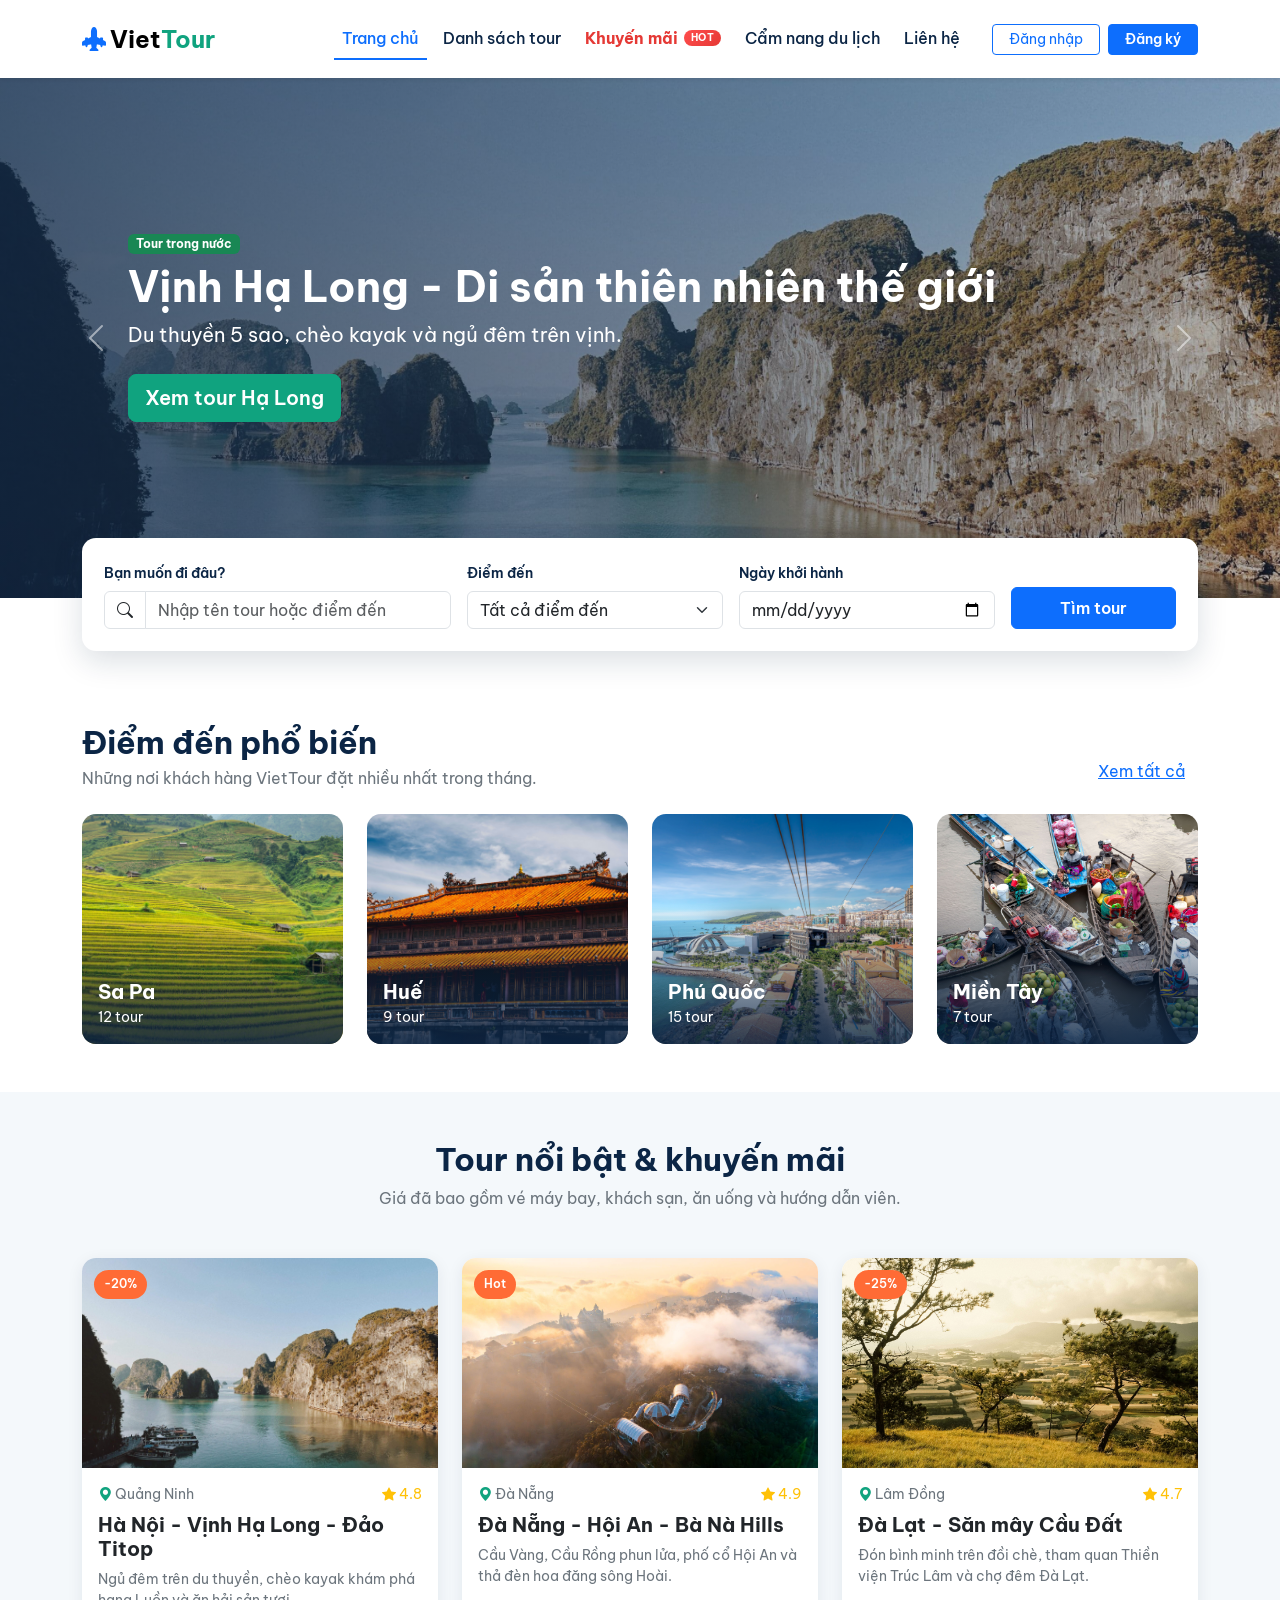
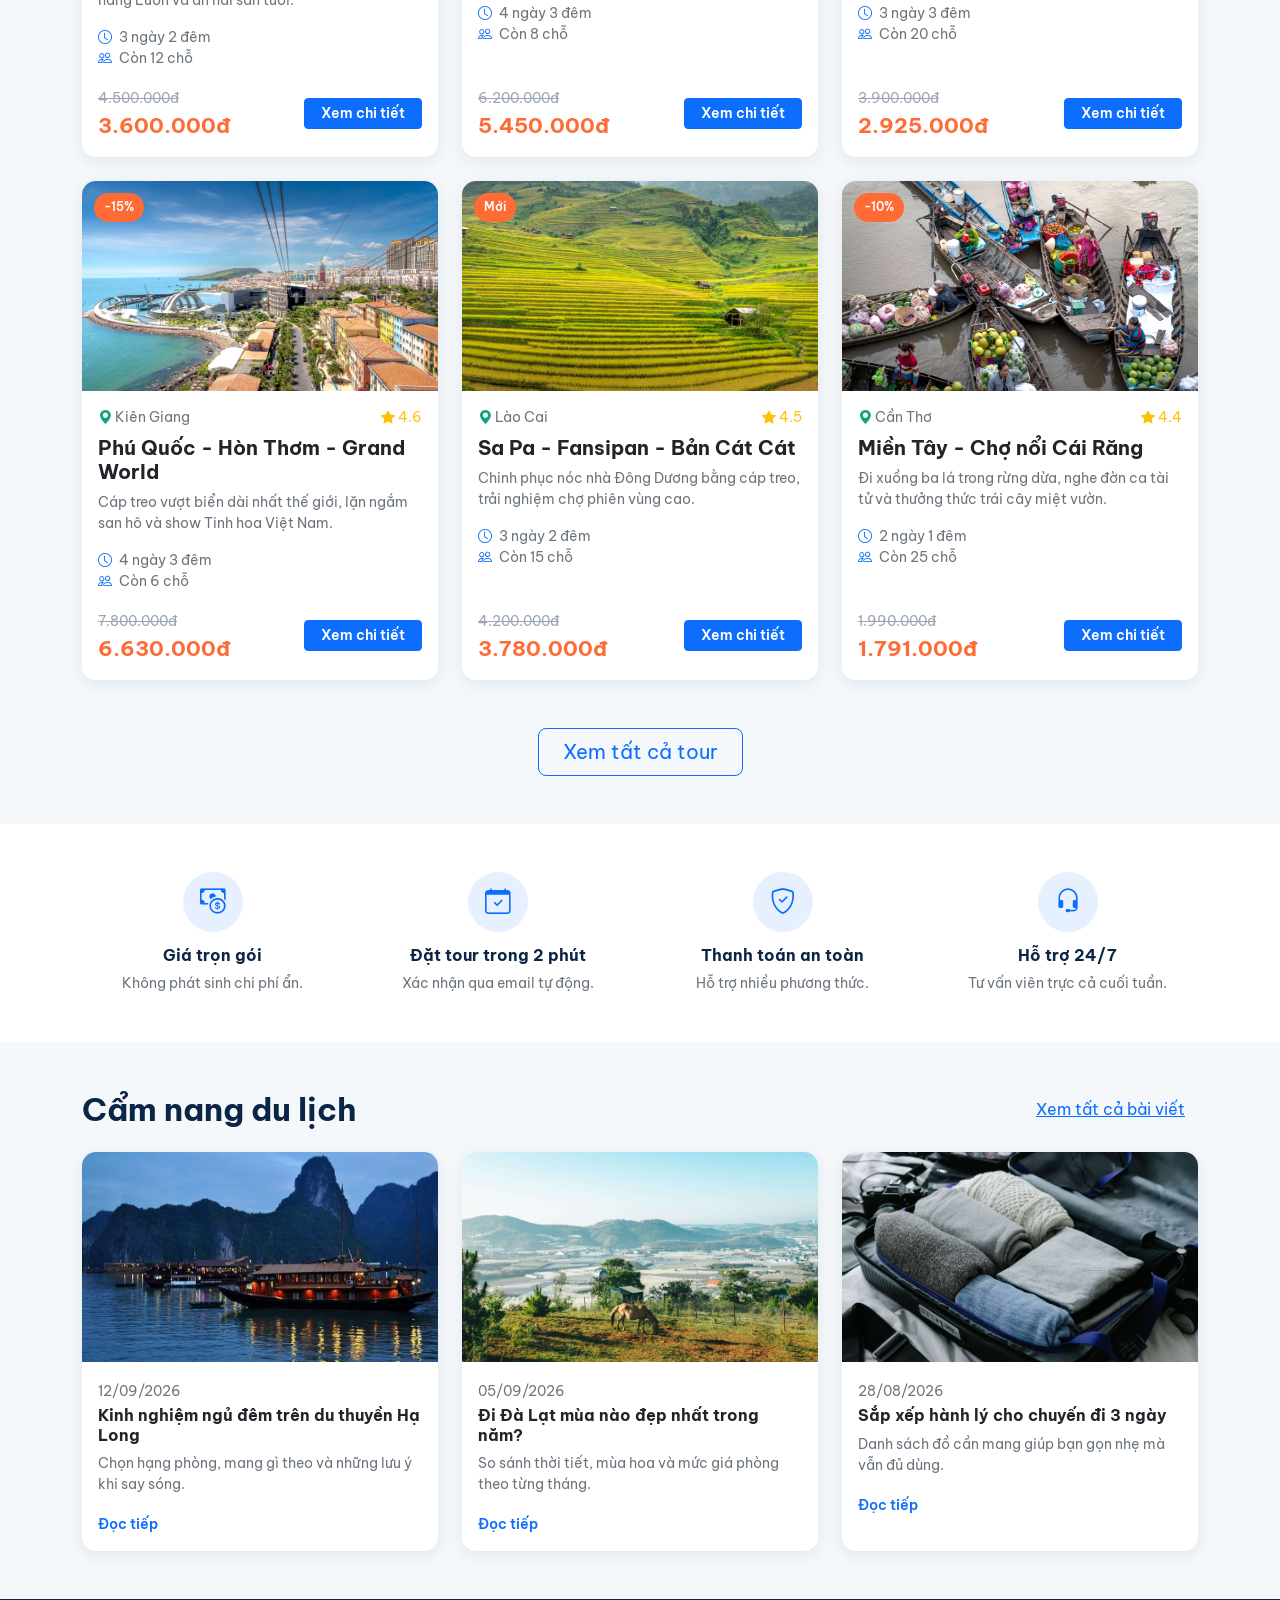
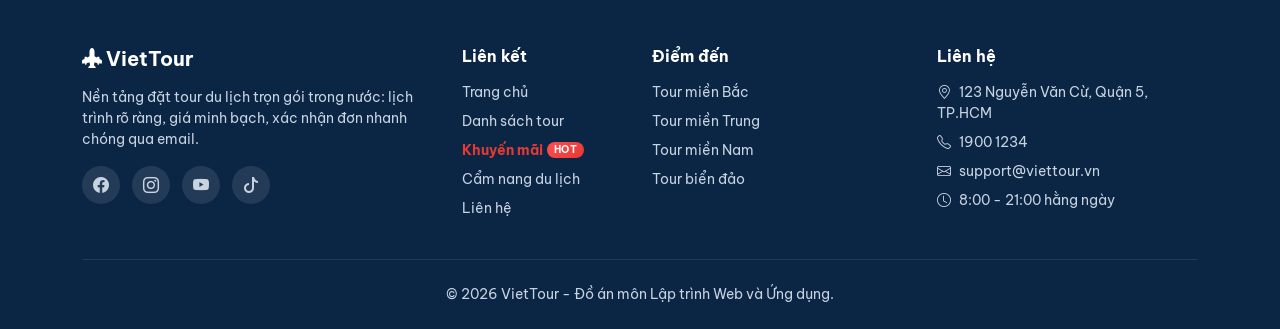
<file: index.html>
<!DOCTYPE html>
<html lang="vi">
<head>
  <meta charset="UTF-8">
  <meta name="viewport" content="width=device-width, initial-scale=1.0">
  <meta name="description" content="VietTour - Đặt tour du lịch trọn gói trong nước, lịch trình rõ ràng, giá minh bạch.">
  <title>VietTour - Đặt Tour Du Lịch Trọn Gói</title>

  <!-- Bootstrap 5 CSS (CDN) -->
  <link href="https://cdn.jsdelivr.net/npm/bootstrap@5.3.3/dist/css/bootstrap.min.css" rel="stylesheet">
  <!-- Bootstrap Icons (CDN)  -->
  <link href="https://cdn.jsdelivr.net/npm/bootstrap-icons@1.11.3/font/bootstrap-icons.min.css" rel="stylesheet">
  <!-- Google Fonts -->
  <link rel="preconnect" href="https://fonts.googleapis.com">
  <link rel="preconnect" href="https://fonts.gstatic.com" crossorigin>
  <link href="https://fonts.googleapis.com/css2?family=Be+Vietnam+Pro:wght@400;500;600;700&display=swap" rel="stylesheet">

  <!--CSS dùng chung của website -->
  <link rel="stylesheet" href="css/style.css">
</head>
<body>

<!--HEADER / NAVBAR-->
<nav class="navbar navbar-expand-lg bg-white shadow-sm sticky-top py-3">
  <div class="container">
    <!-- Logo -->
    <a class="navbar-brand fw-bold fs-4" href="index.html">
      <i class="bi bi-airplane-engines-fill text-vt-blue me-1"></i>Viet<span>Tour</span>
    </a>

    <!-- Nút hamburger cho điện thoại -->
    <button class="navbar-toggler" type="button" data-bs-toggle="collapse" data-bs-target="#mainNavbar"
            aria-controls="mainNavbar" aria-expanded="false" aria-label="Mở menu">
      <span class="navbar-toggler-icon"></span>
    </button>

    <!-- Menu chính - liên kết đúng 5 file HTML -->
    <div class="collapse navbar-collapse" id="mainNavbar">
      <ul class="navbar-nav ms-auto mb-2 mb-lg-0 gap-lg-2">
        <li class="nav-item"><a class="nav-link active" href="index.html">Trang chủ</a></li>
        <li class="nav-item"><a class="nav-link" href="tours.html">Danh sách tour</a></li>
        <li class="nav-item">
          <a class="nav-link nav-link-sale" href="khuyen-mai.html">
            Khuyến mãi <span class="badge-hot">HOT</span>
          </a>
        </li>
        <li class="nav-item"><a class="nav-link" href="blog.html">Cẩm nang du lịch</a></li>
        <li class="nav-item"><a class="nav-link" href="contact.html">Liên hệ</a></li>
      </ul>
      <div class="d-flex gap-2 ms-lg-4 mt-3 mt-lg-0">
        <a href="#" class="btn btn-outline-primary btn-sm px-3">Đăng nhập</a>
        <a href="#" class="btn btn-vt-primary btn-sm px-3">Đăng ký</a>
      </div>
    </div>
  </div>
</nav>

<!-- BANNER SLIDE - BOOTSTRAP CAROUSEL -->
<section id="heroCarousel" class="carousel slide hero-carousel" data-bs-ride="carousel">
  <!-- Chấm tròn chỉ số slide -->
  <div class="carousel-indicators">
    <button type="button" data-bs-target="#heroCarousel" data-bs-slide-to="0" class="active" aria-current="true" aria-label="Slide 1"></button>
    <button type="button" data-bs-target="#heroCarousel" data-bs-slide-to="1" aria-label="Slide 2"></button>
    <button type="button" data-bs-target="#heroCarousel" data-bs-slide-to="2" aria-label="Slide 3"></button>
  </div>

  <div class="carousel-inner">
    <!-- Slide 1 -->
    <div class="carousel-item active" style="background-image:url('image/vinhhalong.jpg');">
      <div class="carousel-caption">
        <p class="badge bg-success mb-2">Tour trong nước</p>
        <h2>Vịnh Hạ Long - Di sản thiên nhiên thế giới</h2>
        <p class="fs-5 d-none d-md-block">Du thuyền 5 sao, chèo kayak và ngủ đêm trên vịnh.</p>
        <a href="tours.html" class="btn btn-vt-green btn-lg mt-2">Xem tour Hạ Long</a>
      </div>
    </div>
    <!-- Slide 2 -->
    <div class="carousel-item" style="background-image:url('image/banahill.jpg');">
      <div class="carousel-caption">
        <p class="badge bg-success mb-2">Bán chạy nhất</p>
        <h2>Đà Nẵng - Hội An - Bà Nà Hills</h2>
        <p class="fs-5 d-none d-md-block">Cầu Vàng, phố cổ về đêm và bãi biển Mỹ Khê.</p>
        <a href="tours.html" class="btn btn-vt-green btn-lg mt-2">Khám phá ngay</a>
      </div>
    </div>
    <!-- Slide 3 -->
    <div class="carousel-item" style="background-image:url('image/dalat.jpg');">
      <div class="carousel-caption">
        <p class="badge bg-success mb-2">Giảm đến 25%</p>
        <h2>Đà Lạt - Thành phố ngàn hoa</h2>
        <p class="fs-5 d-none d-md-block">Săn mây Cầu Đất, cắm trại hồ Tuyền Lâm.</p>
        <a href="tours.html" class="btn btn-vt-green btn-lg mt-2">Đặt tour Đà Lạt</a>
      </div>
    </div>
  </div>

  <!-- Nút chuyển slide -->
  <button class="carousel-control-prev" type="button" data-bs-target="#heroCarousel" data-bs-slide="prev">
    <span class="carousel-control-prev-icon" aria-hidden="true"></span>
    <span class="visually-hidden">Trước</span>
  </button>
  <button class="carousel-control-next" type="button" data-bs-target="#heroCarousel" data-bs-slide="next">
    <span class="carousel-control-next-icon" aria-hidden="true"></span>
    <span class="visually-hidden">Sau</span>
  </button>
</section>

<!-- THANH TÌM KIẾM TOUR NHANH -->
<div class="container">
  <div class="search-box">
    <form class="row g-3 align-items-end" id="quickSearchForm" novalidate>
      <div class="col-lg-4 col-md-6">
        <label for="keyword" class="form-label">Bạn muốn đi đâu?</label>
        <div class="input-group">
          <span class="input-group-text bg-white"><i class="bi bi-search"></i></span>
          <input type="text" class="form-control" id="keyword" placeholder="Nhập tên tour hoặc điểm đến">
        </div>
      </div>

      <div class="col-lg-3 col-md-6">
        <label for="location" class="form-label">Điểm đến</label>
        <select class="form-select" id="location">
          <option value="">Tất cả điểm đến</option>
          <option>Miền Bắc</option>
          <option>Miền Trung</option>
          <option>Miền Nam</option>
        </select>
      </div>

      <div class="col-lg-3 col-md-6">
        <label for="startDate" class="form-label">Ngày khởi hành</label>
        <input type="date" class="form-control" id="startDate">
      </div>

      <div class="col-lg-2 col-md-6 d-grid">
        <button type="submit" class="btn btn-vt-primary py-2">Tìm tour</button>
      </div>
    </form>
  </div>
</div>

<!-- ĐIỂM ĐẾN PHỔ BIẾN -->
<section class="py-5 mt-4">
  <div class="container">
    <div class="d-flex justify-content-between align-items-end mb-4">
      <div>
        <h2 class="mb-1">Điểm đến phổ biến</h2>
        <p class="text-secondary mb-0">Những nơi khách hàng VietTour đặt nhiều nhất trong tháng.</p>
      </div>
      <a href="tours.html" class="btn btn-link text-vt-blue d-none d-md-inline">Xem tất cả</a>
    </div>

    <div class="row g-4">
      <div class="col-lg-3 col-sm-6">
        <a href="tours.html" class="destination-card d-block">
          <img src="image/sapa.jpg" alt="Sa Pa">
          <div class="overlay">
            <div>
              <h5 class="text-white mb-0">Sa Pa</h5>
              <small>12 tour</small>
            </div>
          </div>
        </a>
      </div>
      <div class="col-lg-3 col-sm-6">
        <a href="tours.html" class="destination-card d-block">
          <img src="image/hue.jpg" alt="Huế">
          <div class="overlay">
            <div>
              <h5 class="text-white mb-0">Huế</h5>
              <small>9 tour</small>
            </div>
          </div>
        </a>
      </div>
      <div class="col-lg-3 col-sm-6">
        <a href="tours.html" class="destination-card d-block">
          <img src="image/phuquoc.jpg" alt="Phú Quốc">
          <div class="overlay">
            <div>
              <h5 class="text-white mb-0">Phú Quốc</h5>
              <small>15 tour</small>
            </div>
          </div>
        </a>
      </div>
      <div class="col-lg-3 col-sm-6">
        <a href="tours.html" class="destination-card d-block">
          <img src="image/mientay.jpg" alt="Miền Tây">
          <div class="overlay">
            <div>
              <h5 class="text-white mb-0">Miền Tây</h5>
              <small>7 tour</small>
            </div>
          </div>
        </a>
      </div>
    </div>
  </div>
</section>

<!--TOUR NỔI BẬT / KHUYẾN MÃI  (DANH SÁCH CARD) -->
<section class="py-5 bg-light-blue">
  <div class="container">
    <div class="text-center mb-5">
      <h2 class="mb-2">Tour nổi bật &amp; khuyến mãi</h2>
      <p class="text-secondary mb-0">Giá đã bao gồm vé máy bay, khách sạn, ăn uống và hướng dẫn viên.</p>
    </div>

    <div class="row g-4">

      <!-- Card tour 1-->
      <div class="col-lg-4 col-md-6">
        <div class="card tour-card">
          <div class="position-relative">
            <img src="image/vinhhalong.jpg" class="card-img-top" alt="Tour Hạ Long">
            <span class="badge-sale">-20%</span>
          </div>
          <div class="card-body d-flex flex-column">
            <div class="d-flex justify-content-between align-items-center mb-2">
              <small class="text-secondary"><i class="bi bi-geo-alt-fill text-vt-green"></i> Quảng Ninh</small>
              <small class="text-warning"><i class="bi bi-star-fill"></i> 4.8</small>
            </div>
            <h5 class="card-title">Hà Nội - Vịnh Hạ Long - Đảo Titop</h5>
            <p class="card-text text-secondary small">
              Ngủ đêm trên du thuyền, chèo kayak khám phá hang Luồn và ăn hải sản tươi.
            </p>
            <ul class="list-unstyled small text-secondary mb-3">
              <li><i class="bi bi-clock me-1 text-vt-blue"></i> 3 ngày 2 đêm</li>
              <li><i class="bi bi-people me-1 text-vt-blue"></i> Còn 12 chỗ</li>
            </ul>
            <div class="mt-auto d-flex justify-content-between align-items-center">
              <div>
                <span class="price-old">4.500.000đ</span><br>
                <span class="price-new">3.600.000đ</span>
              </div>
              <a href="tour-detail.html" class="btn btn-vt-primary btn-sm px-3">Xem chi tiết</a>
            </div>
          </div>
        </div>
      </div>

      <!-- Card tour 2 -->
      <div class="col-lg-4 col-md-6">
        <div class="card tour-card">
          <div class="position-relative">
            <img src="image/banahill.jpg" class="card-img-top" alt="Tour Đà Nẵng">
            <span class="badge-sale">Hot</span>
          </div>
          <div class="card-body d-flex flex-column">
            <div class="d-flex justify-content-between align-items-center mb-2">
              <small class="text-secondary"><i class="bi bi-geo-alt-fill text-vt-green"></i> Đà Nẵng</small>
              <small class="text-warning"><i class="bi bi-star-fill"></i> 4.9</small>
            </div>
            <h5 class="card-title">Đà Nẵng - Hội An - Bà Nà Hills</h5>
            <p class="card-text text-secondary small">
              Cầu Vàng, Cầu Rồng phun lửa, phố cổ Hội An và thả đèn hoa đăng sông Hoài.
            </p>
            <ul class="list-unstyled small text-secondary mb-3">
              <li><i class="bi bi-clock me-1 text-vt-blue"></i> 4 ngày 3 đêm</li>
              <li><i class="bi bi-people me-1 text-vt-blue"></i> Còn 8 chỗ</li>
            </ul>
            <div class="mt-auto d-flex justify-content-between align-items-center">
              <div>
                <span class="price-old">6.200.000đ</span><br>
                <span class="price-new">5.450.000đ</span>
              </div>
              <a href="tour-detail.html" class="btn btn-vt-primary btn-sm px-3">Xem chi tiết</a>
            </div>
          </div>
        </div>
      </div>

      <!-- Card tour 3 -->
      <div class="col-lg-4 col-md-6">
        <div class="card tour-card">
          <div class="position-relative">
            <img src="image/dalat.jpg" class="card-img-top" alt="Tour Đà Lạt">
            <span class="badge-sale">-25%</span>
          </div>
          <div class="card-body d-flex flex-column">
            <div class="d-flex justify-content-between align-items-center mb-2">
              <small class="text-secondary"><i class="bi bi-geo-alt-fill text-vt-green"></i> Lâm Đồng</small>
              <small class="text-warning"><i class="bi bi-star-fill"></i> 4.7</small>
            </div>
            <h5 class="card-title">Đà Lạt - Săn mây Cầu Đất</h5>
            <p class="card-text text-secondary small">
              Đón bình minh trên đồi chè, tham quan Thiền viện Trúc Lâm và chợ đêm Đà Lạt.
            </p>
            <ul class="list-unstyled small text-secondary mb-3">
              <li><i class="bi bi-clock me-1 text-vt-blue"></i> 3 ngày 3 đêm</li>
              <li><i class="bi bi-people me-1 text-vt-blue"></i> Còn 20 chỗ</li>
            </ul>
            <div class="mt-auto d-flex justify-content-between align-items-center">
              <div>
                <span class="price-old">3.900.000đ</span><br>
                <span class="price-new">2.925.000đ</span>
              </div>
              <a href="tour-detail.html" class="btn btn-vt-primary btn-sm px-3">Xem chi tiết</a>
            </div>
          </div>
        </div>
      </div>

      <!--  Card tour 4  -->
      <div class="col-lg-4 col-md-6">
        <div class="card tour-card">
          <div class="position-relative">
            <img src="image/phuquoc.jpg" class="card-img-top" alt="Tour Phú Quốc">
            <span class="badge-sale">-15%</span>
          </div>
          <div class="card-body d-flex flex-column">
            <div class="d-flex justify-content-between align-items-center mb-2">
              <small class="text-secondary"><i class="bi bi-geo-alt-fill text-vt-green"></i> Kiên Giang</small>
              <small class="text-warning"><i class="bi bi-star-fill"></i> 4.6</small>
            </div>
            <h5 class="card-title">Phú Quốc - Hòn Thơm - Grand World</h5>
            <p class="card-text text-secondary small">
              Cáp treo vượt biển dài nhất thế giới, lặn ngắm san hô và show Tinh hoa Việt Nam.
            </p>
            <ul class="list-unstyled small text-secondary mb-3">
              <li><i class="bi bi-clock me-1 text-vt-blue"></i> 4 ngày 3 đêm</li>
              <li><i class="bi bi-people me-1 text-vt-blue"></i> Còn 6 chỗ</li>
            </ul>
            <div class="mt-auto d-flex justify-content-between align-items-center">
              <div>
                <span class="price-old">7.800.000đ</span><br>
                <span class="price-new">6.630.000đ</span>
              </div>
              <a href="tour-detail.html" class="btn btn-vt-primary btn-sm px-3">Xem chi tiết</a>
            </div>
          </div>
        </div>
      </div>

      <!-- Card tour 5  -->
      <div class="col-lg-4 col-md-6">
        <div class="card tour-card">
          <div class="position-relative">
            <img src="image/sapa.jpg" class="card-img-top" alt="Tour Sa Pa">
            <span class="badge-sale">Mới</span>
          </div>
          <div class="card-body d-flex flex-column">
            <div class="d-flex justify-content-between align-items-center mb-2">
              <small class="text-secondary"><i class="bi bi-geo-alt-fill text-vt-green"></i> Lào Cai</small>
              <small class="text-warning"><i class="bi bi-star-fill"></i> 4.5</small>
            </div>
            <h5 class="card-title">Sa Pa - Fansipan - Bản Cát Cát</h5>
            <p class="card-text text-secondary small">
              Chinh phục nóc nhà Đông Dương bằng cáp treo, trải nghiệm chợ phiên vùng cao.
            </p>
            <ul class="list-unstyled small text-secondary mb-3">
              <li><i class="bi bi-clock me-1 text-vt-blue"></i> 3 ngày 2 đêm</li>
              <li><i class="bi bi-people me-1 text-vt-blue"></i> Còn 15 chỗ</li>
            </ul>
            <div class="mt-auto d-flex justify-content-between align-items-center">
              <div>
                <span class="price-old">4.200.000đ</span><br>
                <span class="price-new">3.780.000đ</span>
              </div>
              <a href="tour-detail.html" class="btn btn-vt-primary btn-sm px-3">Xem chi tiết</a>
            </div>
          </div>
        </div>
      </div>

      <!--  Card tour 6  -->
      <div class="col-lg-4 col-md-6">
        <div class="card tour-card">
          <div class="position-relative">
            <img src="image/mientay.jpg" class="card-img-top" alt="Tour Miền Tây">
            <span class="badge-sale">-10%</span>
          </div>
          <div class="card-body d-flex flex-column">
            <div class="d-flex justify-content-between align-items-center mb-2">
              <small class="text-secondary"><i class="bi bi-geo-alt-fill text-vt-green"></i> Cần Thơ</small>
              <small class="text-warning"><i class="bi bi-star-fill"></i> 4.4</small>
            </div>
            <h5 class="card-title">Miền Tây - Chợ nổi Cái Răng</h5>
            <p class="card-text text-secondary small">
              Đi xuồng ba lá trong rừng dừa, nghe đờn ca tài tử và thưởng thức trái cây miệt vườn.
            </p>
            <ul class="list-unstyled small text-secondary mb-3">
              <li><i class="bi bi-clock me-1 text-vt-blue"></i> 2 ngày 1 đêm</li>
              <li><i class="bi bi-people me-1 text-vt-blue"></i> Còn 25 chỗ</li>
            </ul>
            <div class="mt-auto d-flex justify-content-between align-items-center">
              <div>
                <span class="price-old">1.990.000đ</span><br>
                <span class="price-new">1.791.000đ</span>
              </div>
              <a href="tour-detail.html" class="btn btn-vt-primary btn-sm px-3">Xem chi tiết</a>
            </div>
          </div>
        </div>
      </div>

    </div><!-- /row -->

    <div class="text-center mt-5">
      <a href="tours.html" class="btn btn-outline-primary btn-lg px-4">Xem tất cả tour</a>
    </div>
  </div>
</section>

<!-- CAM KẾT DỊCH VỤ -->
<section class="py-5">
  <div class="container">
    <div class="row g-4 text-center">
      <div class="col-md-3 col-6">
        <div class="feature-icon"><i class="bi bi-cash-coin"></i></div>
        <h5 class="fs-6">Giá trọn gói</h5>
        <p class="text-secondary small mb-0">Không phát sinh chi phí ẩn.</p>
      </div>
      <div class="col-md-3 col-6">
        <div class="feature-icon"><i class="bi bi-calendar-check"></i></div>
        <h5 class="fs-6">Đặt tour trong 2 phút</h5>
        <p class="text-secondary small mb-0">Xác nhận qua email tự động.</p>
      </div>
      <div class="col-md-3 col-6">
        <div class="feature-icon"><i class="bi bi-shield-check"></i></div>
        <h5 class="fs-6">Thanh toán an toàn</h5>
        <p class="text-secondary small mb-0">Hỗ trợ nhiều phương thức.</p>
      </div>
      <div class="col-md-3 col-6">
        <div class="feature-icon"><i class="bi bi-headset"></i></div>
        <h5 class="fs-6">Hỗ trợ 24/7</h5>
        <p class="text-secondary small mb-0">Tư vấn viên trực cả cuối tuần.</p>
      </div>
    </div>
  </div>
</section>

<!--BÀI VIẾT CẨM NANG MỚI NHẤT (LIÊN KẾT SANG blog.html) -->
<section class="py-5 bg-light-blue">
  <div class="container">
    <div class="d-flex justify-content-between align-items-end mb-4">
      <h2 class="mb-0">Cẩm nang du lịch</h2>
      <a href="blog.html" class="btn btn-link text-vt-blue">Xem tất cả bài viết</a>
    </div>

    <div class="row g-4">
      <div class="col-lg-4 col-md-6">
        <div class="card tour-card">
          <img src="image/halongdem.jpg" class="card-img-top" alt="Kinh nghiệm du lịch Hạ Long">
          <div class="card-body">
            <small class="text-secondary">12/09/2026</small>
            <h5 class="card-title mt-1 fs-6">Kinh nghiệm ngủ đêm trên du thuyền Hạ Long</h5>
            <p class="card-text text-secondary small">Chọn hạng phòng, mang gì theo và những lưu ý khi say sóng.</p>
            <a href="blog.html" class="text-vt-blue fw-semibold small">Đọc tiếp</a>
          </div>
        </div>
      </div>
      <div class="col-lg-4 col-md-6">
        <div class="card tour-card">
          <img src="image/dalatblog.jpg" class="card-img-top" alt="Đi Đà Lạt mùa nào đẹp">
          <div class="card-body">
            <small class="text-secondary">05/09/2026</small>
            <h5 class="card-title mt-1 fs-6">Đi Đà Lạt mùa nào đẹp nhất trong năm?</h5>
            <p class="card-text text-secondary small">So sánh thời tiết, mùa hoa và mức giá phòng theo từng tháng.</p>
            <a href="blog.html" class="text-vt-blue fw-semibold small">Đọc tiếp</a>
          </div>
        </div>
      </div>
      <div class="col-lg-4 col-md-6">
        <div class="card tour-card">
          <img src="image/hanhly.jpg" class="card-img-top" alt="Cách sắp xếp hành lý">
          <div class="card-body">
            <small class="text-secondary">28/08/2026</small>
            <h5 class="card-title mt-1 fs-6">Sắp xếp hành lý cho chuyến đi 3 ngày</h5>
            <p class="card-text text-secondary small">Danh sách đồ cần mang giúp bạn gọn nhẹ mà vẫn đủ dùng.</p>
            <a href="blog.html" class="text-vt-blue fw-semibold small">Đọc tiếp</a>
          </div>
        </div>
      </div>
    </div>
  </div>
</section>

<!--FOOTER -->
<footer class="pt-5 pb-4 mt-0">
  <div class="container">
    <div class="row g-4">
      <div class="col-lg-4 col-md-6">
        <h5 class="fw-bold mb-3"><i class="bi bi-airplane-engines-fill me-1"></i>VietTour</h5>
        <p class="small">
          Nền tảng đặt tour du lịch trọn gói trong nước: lịch trình rõ ràng, giá minh bạch,
          xác nhận đơn nhanh chóng qua email.
        </p>
        <div class="mt-3">
          <a href="#" class="social-icon"><i class="bi bi-facebook"></i></a>
          <a href="#" class="social-icon"><i class="bi bi-instagram"></i></a>
          <a href="#" class="social-icon"><i class="bi bi-youtube"></i></a>
          <a href="#" class="social-icon"><i class="bi bi-tiktok"></i></a>
        </div>
      </div>

      <div class="col-lg-2 col-md-6 col-6">
        <h5 class="fs-6 mb-3">Liên kết</h5>
        <ul class="list-unstyled small d-grid gap-2">
          <li><a href="index.html">Trang chủ</a></li>
          <li><a href="tours.html">Danh sách tour</a></li>
          <li><a href="khuyen-mai.html" class="nav-link-sale d-inline-flex align-items-center gap-1">Khuyến mãi <span class="badge-hot">HOT</span></a></li>
          <li><a href="blog.html">Cẩm nang du lịch</a></li>
          <li><a href="contact.html">Liên hệ</a></li>
        </ul>
      </div>

      <div class="col-lg-3 col-md-6 col-6">
        <h5 class="fs-6 mb-3">Điểm đến</h5>
        <ul class="list-unstyled small d-grid gap-2">
          <li><a href="tours.html">Tour miền Bắc</a></li>
          <li><a href="tours.html">Tour miền Trung</a></li>
          <li><a href="tours.html">Tour miền Nam</a></li>
          <li><a href="tours.html">Tour biển đảo</a></li>
        </ul>
      </div>

      <div class="col-lg-3 col-md-6">
        <h5 class="fs-6 mb-3">Liên hệ</h5>
        <ul class="list-unstyled small d-grid gap-2">
          <li><i class="bi bi-geo-alt me-2"></i>123 Nguyễn Văn Cừ, Quận 5, TP.HCM</li>
          <li><i class="bi bi-telephone me-2"></i>1900 1234</li>
          <li><i class="bi bi-envelope me-2"></i>support@viettour.vn</li>
          <li><i class="bi bi-clock me-2"></i>8:00 - 21:00 hằng ngày</li>
        </ul>
      </div>
    </div>

    <hr class="border-secondary my-4">
    <p class="text-center small mb-0">
      © 2026 VietTour - Đồ án môn Lập trình Web và Ứng dụng.
    </p>
  </div>
</footer>

<!-- Nút lên đầu trang -->
<button id="btnTop" title="Lên đầu trang"><i class="bi bi-arrow-up"></i></button>

<!--Bootstrap 5 JS Bundle (bắt buộc để Navbar + Carousel hoạt động)  -->
<script src="https://cdn.jsdelivr.net/npm/bootstrap@5.3.3/dist/js/bootstrap.bundle.min.js"></script>

<!-- LÊN ĐẦU TRANG -->
<script src="js/main.js"></script>

<script src="js/index.js"></script>

</body>
</html>
</file>
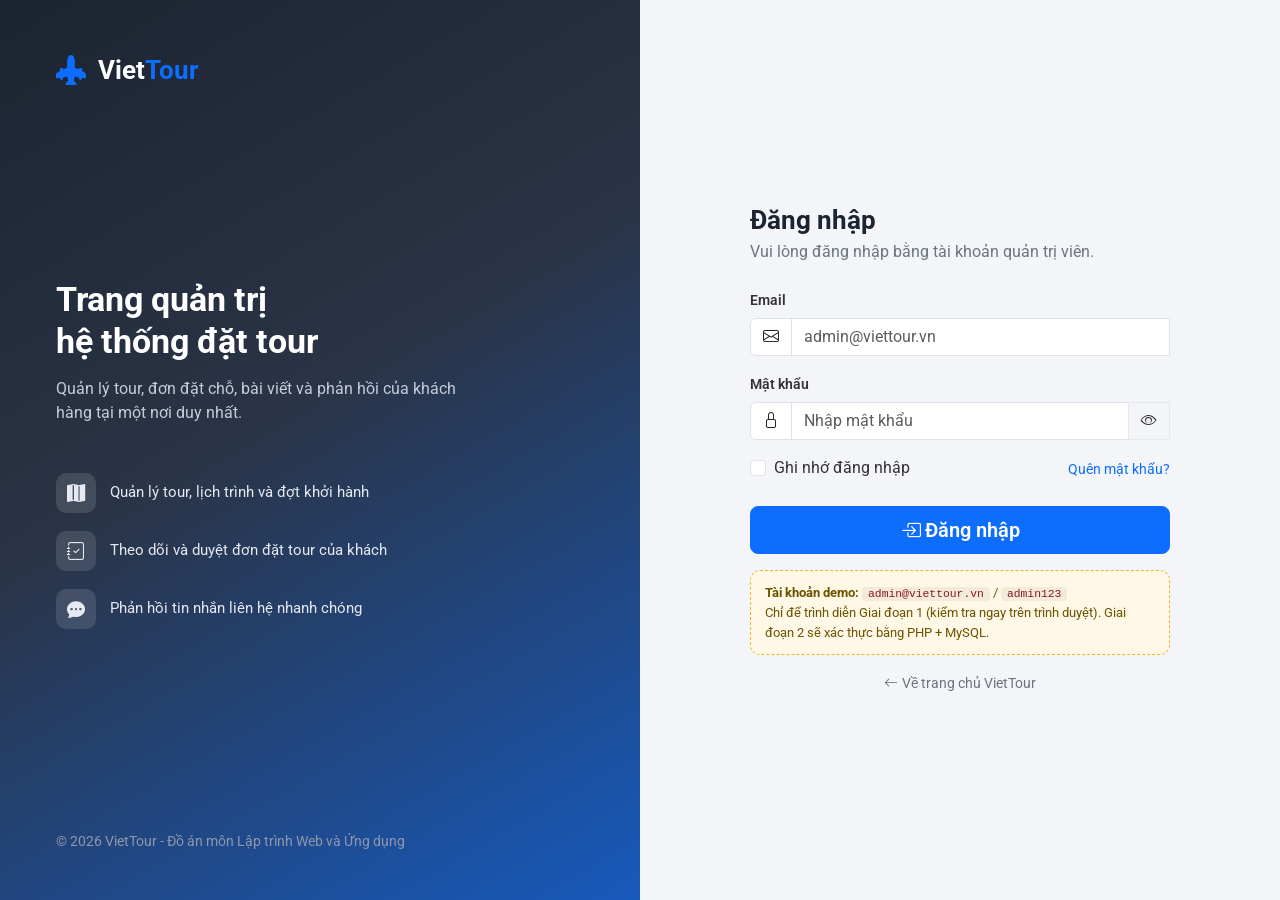
<file: admin-login.html>
<!DOCTYPE html>
<html lang="vi">
<head>
  <meta charset="UTF-8">
  <meta name="viewport" content="width=device-width, initial-scale=1.0">
  <title>Đăng nhập - VietTour Admin</title>

  <link href="https://cdn.jsdelivr.net/npm/bootstrap@5.3.3/dist/css/bootstrap.min.css" rel="stylesheet">
  <link href="https://cdn.jsdelivr.net/npm/bootstrap-icons@1.11.3/font/bootstrap-icons.min.css" rel="stylesheet">
  <link rel="preconnect" href="https://fonts.googleapis.com">
  <link href="https://fonts.googleapis.com/css2?family=Roboto:wght@400;500;600;700&display=swap" rel="stylesheet">
  <link rel="stylesheet" href="css/admin.css">
  <style>
    .adm-login__brand {
      background: linear-gradient(150deg, #1c2431 0%, #2a3446 45%, #0d6efd 130%);
      color: #fff;
      flex-direction: column;
      justify-content: space-between;
      padding: 48px 56px;
    }
    .adm-login__logo { display: flex; align-items: center; gap: 12px; font-size: 26px; font-weight: 700; }
    .adm-login__logo i { color: #0d6efd; font-size: 30px; }
    .adm-login__logo span span { color:#0d6efd; }
    .adm-login__headline { font-size: 34px; font-weight: 700; line-height: 1.25; margin-bottom: 14px; }
    .adm-login__sub { color: #c5ccdb; font-size: 16px; max-width: 420px; }
    .adm-login__feature { display: flex; align-items: center; gap: 14px; margin-bottom: 18px; color: #e6e9f1; font-size: 15px; }
    .adm-login__feature i {
      width: 40px; height: 40px; border-radius: 10px; background: rgba(255,255,255,.12);
      display: flex; align-items: center; justify-content: center; font-size: 18px; flex-shrink: 0;
    }
    .adm-login__card { width: 100%; max-width: 420px; }
    .adm-login__card h1 { font-size: 26px; font-weight: 700; color: #1c2431; }
    .adm-login__mobile-logo { display: none; }
    .adm-demo-box { background: #fff8e6; border: 1px dashed #f0b429; border-radius: 10px; padding: 12px 14px; font-size: 13px; color: #6b5300; }
    .adm-demo-box code { color: #93161f; background: rgba(0,0,0,.05); padding: 1px 6px; border-radius: 4px; }
    @media (max-width: 991.98px) {
      .adm-login__mobile-logo { display: flex; align-items: center; gap: 10px; font-size: 22px; font-weight: 700; color: #1c2431; margin-bottom: 28px; }
      .adm-login__mobile-logo i, .adm-login__mobile-logo span span { color: var(--adm-primary); }
    }
  </style>
</head>
<body>

<div class="container-fluid">
  <div class="row min-vh-100">

    <!-- ============ CỘT TRÁI: THƯƠNG HIỆU (ẩn trên mobile) ============ -->
    <div class="col-lg-6 d-none d-lg-flex adm-login__brand">
      <div class="adm-login__logo">
        <i class="bi bi-airplane-engines-fill"></i>
        <span>Viet<span>Tour</span></span>
      </div>

      <div>
        <h2 class="adm-login__headline" style="color:#fff;">Trang quản trị<br>hệ thống đặt tour</h2>
        <p class="adm-login__sub mb-5">Quản lý tour, đơn đặt chỗ, bài viết và phản hồi của khách hàng tại một nơi duy nhất.</p>

        <div class="adm-login__feature"><i class="bi bi-map-fill"></i><span>Quản lý tour, lịch trình và đợt khởi hành</span></div>
        <div class="adm-login__feature"><i class="bi bi-journal-check"></i><span>Theo dõi và duyệt đơn đặt tour của khách</span></div>
        <div class="adm-login__feature"><i class="bi bi-chat-dots-fill"></i><span>Phản hồi tin nhắn liên hệ nhanh chóng</span></div>
      </div>

      <small style="color:#8f97ab;">© 2026 VietTour - Đồ án môn Lập trình Web và Ứng dụng</small>
    </div>

    <!-- ============ CỘT PHẢI: FORM ĐĂNG NHẬP ============ -->
    <div class="col-lg-6 d-flex align-items-center justify-content-center p-4" style="background:var(--adm-bg);">
      <div class="adm-login__card">

        <div class="adm-login__mobile-logo"><i class="bi bi-airplane-engines-fill"></i><span>Viet<span>Tour</span> Admin</span></div>

        <h1 class="mb-1">Đăng nhập</h1>
        <p class="text-secondary mb-4">Vui lòng đăng nhập bằng tài khoản quản trị viên.</p>

        <div class="alert alert-danger d-none py-2" id="loginError" role="alert" aria-live="polite"></div>

        <form id="loginForm" novalidate>
          <div class="mb-3">
            <label for="loginEmail" class="form-label">Email</label>
            <div class="input-group">
              <span class="input-group-text bg-white"><i class="bi bi-envelope"></i></span>
              <input type="email" class="form-control" id="loginEmail" placeholder="admin@viettour.vn" autocomplete="username">
              <div class="invalid-feedback" id="loginEmailFeedback">Vui lòng nhập email.</div>
            </div>
          </div>

          <div class="mb-3">
            <label for="loginPassword" class="form-label">Mật khẩu</label>
            <div class="input-group">
              <span class="input-group-text bg-white"><i class="bi bi-lock"></i></span>
              <input type="password" class="form-control" id="loginPassword" placeholder="Nhập mật khẩu" autocomplete="current-password">
              <button class="btn btn-outline-adm" type="button" id="togglePassword" aria-label="Hiện / ẩn mật khẩu"><i class="bi bi-eye" id="togglePasswordIcon"></i></button>
              <div class="invalid-feedback">Vui lòng nhập mật khẩu.</div>
            </div>
          </div>

          <div class="d-flex justify-content-between align-items-center mb-4">
            <div class="form-check">
              <input class="form-check-input" type="checkbox" id="rememberMe">
              <label class="form-check-label" for="rememberMe" style="font-weight:400;">Ghi nhớ đăng nhập</label>
            </div>
            <a href="#" id="forgotLink" class="small" style="color:var(--adm-primary);">Quên mật khẩu?</a>
          </div>

          <div class="d-grid mb-3">
            <button type="submit" class="btn btn-adm-primary btn-lg" id="loginBtn">
              <i class="bi bi-box-arrow-in-right me-1"></i>Đăng nhập
            </button>
          </div>
        </form>

        <div class="adm-demo-box mb-3">
          <strong>Tài khoản demo:</strong> <code>admin@viettour.vn</code> / <code>admin123</code><br>
          <span>Chỉ để trình diễn Giai đoạn 1 (kiểm tra ngay trên trình duyệt). Giai đoạn 2 sẽ xác thực bằng PHP + MySQL.</span>
        </div>

        <p class="text-center mb-0"><a href="../index.html" class="small text-secondary"><i class="bi bi-arrow-left me-1"></i>Về trang chủ VietTour</a></p>
      </div>
    </div>

  </div>
</div>

<script src="https://cdn.jsdelivr.net/npm/bootstrap@5.3.3/dist/js/bootstrap.bundle.min.js"></script>
<script src="js/admin-login.js"></script>
</body>
</html>
</file>
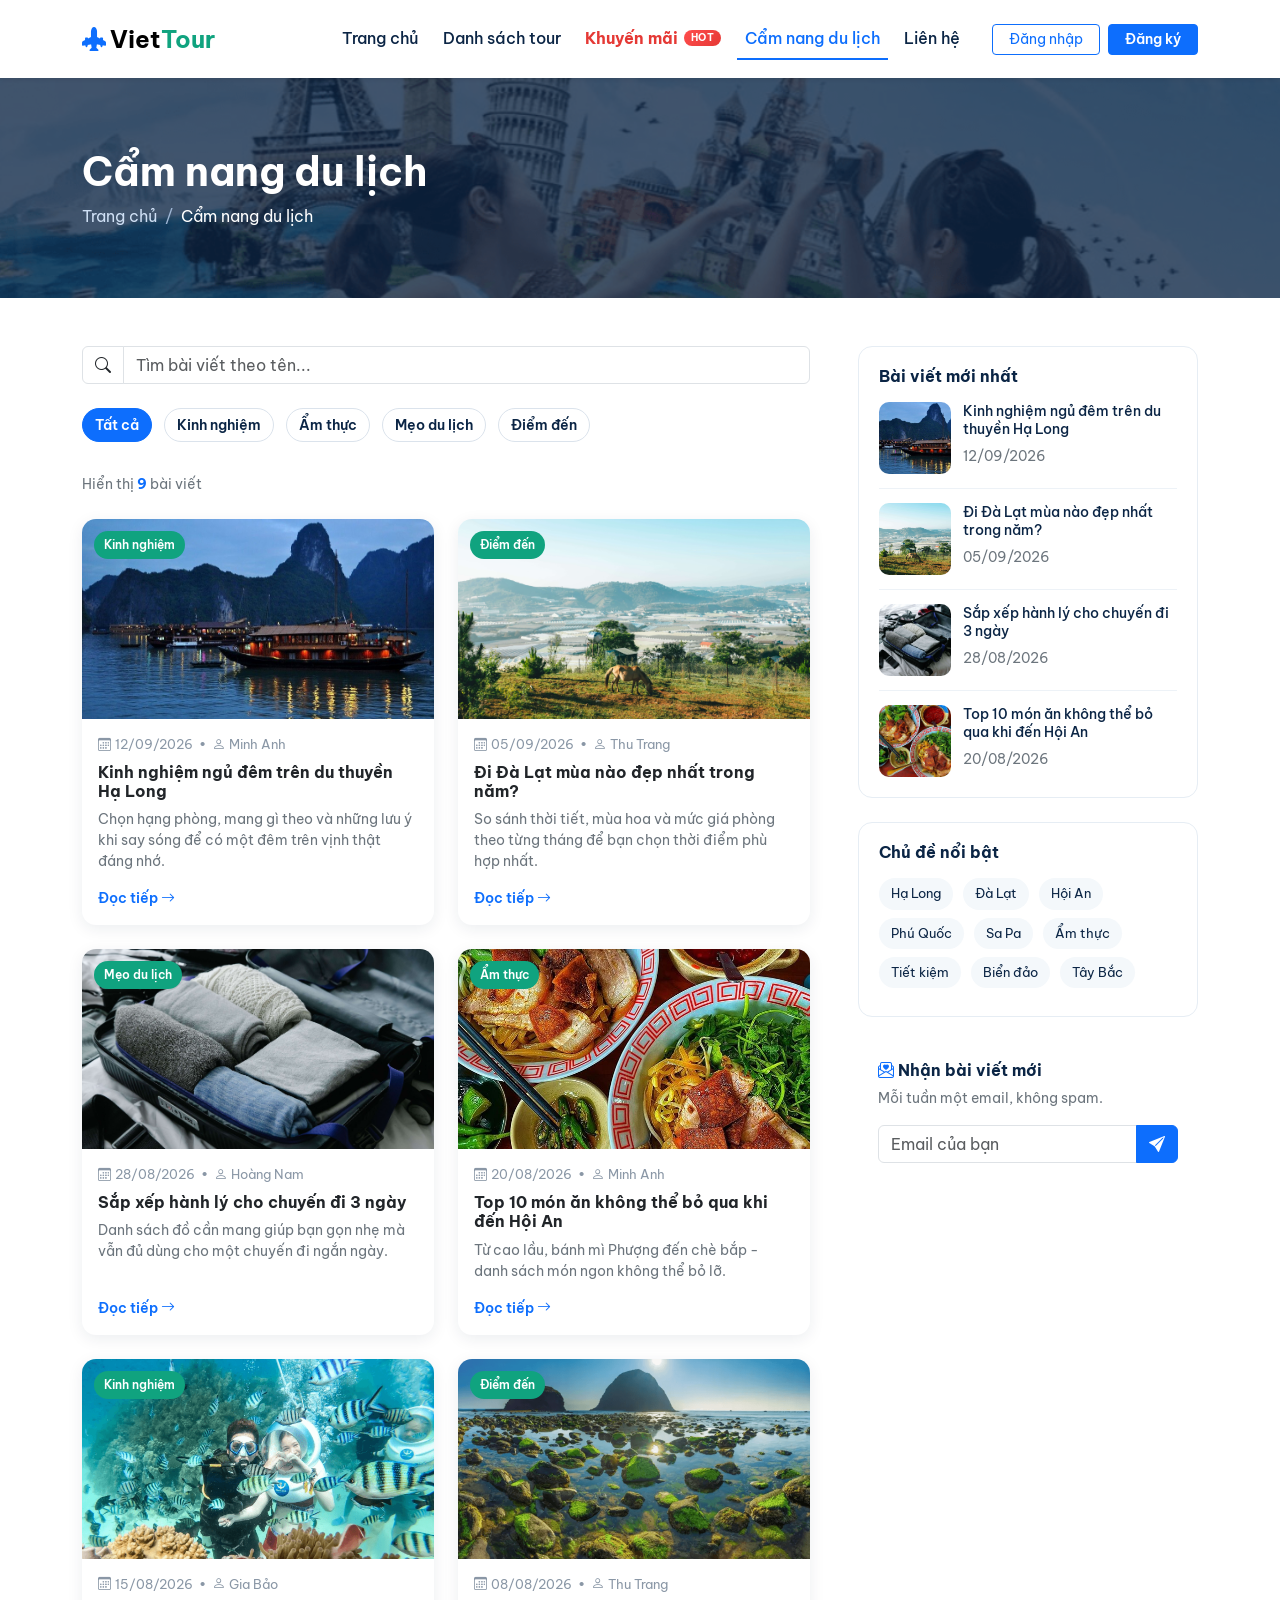
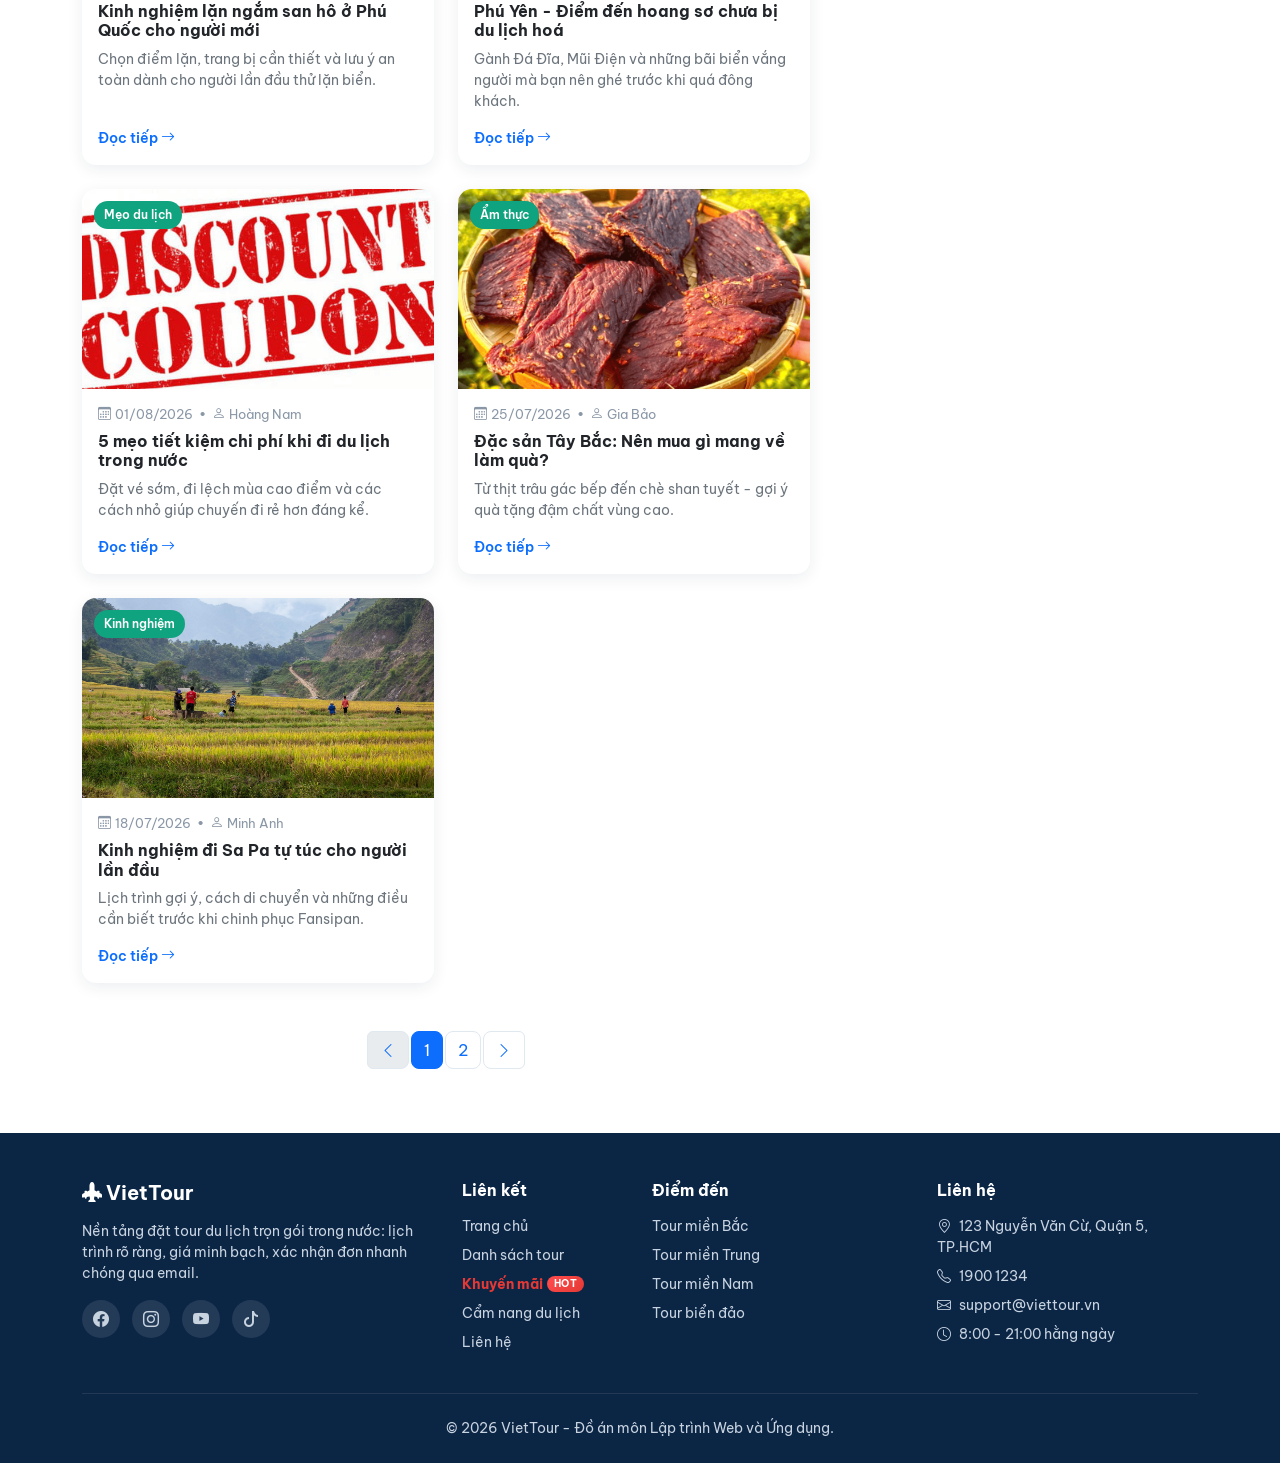
<file: blog.html>
<!DOCTYPE html>
<html lang="vi">
<head>
  <meta charset="UTF-8">
  <meta name="viewport" content="width=device-width, initial-scale=1.0">
  <meta name="description" content="Cẩm nang du lịch VietTour - kinh nghiệm, mẹo vặt và gợi ý điểm đến trong nước.">
  <title>Cẩm nang du lịch - VietTour</title>

  <!-- Bootstrap 5 CSS (CDN)-->
  <link href="https://cdn.jsdelivr.net/npm/bootstrap@5.3.3/dist/css/bootstrap.min.css" rel="stylesheet">
  <!-- Bootstrap Icons (CDN) -->
  <link href="https://cdn.jsdelivr.net/npm/bootstrap-icons@1.11.3/font/bootstrap-icons.min.css" rel="stylesheet">
  <!-- Google Fonts -->
  <link rel="preconnect" href="https://fonts.googleapis.com">
  <link rel="preconnect" href="https://fonts.gstatic.com" crossorigin>
  <link href="https://fonts.googleapis.com/css2?family=Be+Vietnam+Pro:wght@400;500;600;700&display=swap" rel="stylesheet">
  <link rel="stylesheet" href="css/style.css">
</head>
<body>

<!--  HEADER / NAVBAR-->
<nav class="navbar navbar-expand-lg bg-white shadow-sm sticky-top py-3">
  <div class="container">
    <a class="navbar-brand fw-bold fs-4" href="index.html">
      <i class="bi bi-airplane-engines-fill text-vt-blue me-1"></i>Viet<span>Tour</span>
    </a>

    <button class="navbar-toggler" type="button" data-bs-toggle="collapse" data-bs-target="#mainNavbar"
            aria-controls="mainNavbar" aria-expanded="false" aria-label="Mở menu">
      <span class="navbar-toggler-icon"></span>
    </button>

    <div class="collapse navbar-collapse" id="mainNavbar">
      <ul class="navbar-nav ms-auto mb-2 mb-lg-0 gap-lg-2">
        <li class="nav-item"><a class="nav-link" href="index.html">Trang chủ</a></li>
        <li class="nav-item"><a class="nav-link" href="tours.html">Danh sách tour</a></li>
        <li class="nav-item">
          <a class="nav-link nav-link-sale" href="khuyen-mai.html">
            Khuyến mãi <span class="badge-hot">HOT</span>
          </a>
        </li>
        <li class="nav-item"><a class="nav-link active" href="blog.html">Cẩm nang du lịch</a></li>
        <li class="nav-item"><a class="nav-link" href="contact.html">Liên hệ</a></li>
      </ul>
      <div class="d-flex gap-2 ms-lg-4 mt-3 mt-lg-0">
        <a href="#" class="btn btn-outline-primary btn-sm px-3">Đăng nhập</a>
        <a href="#" class="btn btn-vt-primary btn-sm px-3">Đăng ký</a>
      </div>
    </div>
  </div>
</nav>

<!-- BANNER TIÊU ĐỀ TRANG + BREADCRUMB -->
<section class="page-header">
  <div class="container">
    <h1 class="mb-2">Cẩm nang du lịch</h1>
    <nav aria-label="breadcrumb">
      <ol class="breadcrumb mb-0">
        <li class="breadcrumb-item"><a href="index.html">Trang chủ</a></li>
        <li class="breadcrumb-item active" aria-current="page">Cẩm nang du lịch</li>
      </ol>
    </nav>
  </div>
</section>

<!-- NỘI DUNG CHÍNH-->
<section class="py-5">
  <div class="container">
    <div class="row g-5">

      <!--CỘT TRÁI: TÌM KIẾM + BỘ LỌC + DANH SÁCH BÀI VIẾT -->
      <div class="col-lg-8">

        <!-- Ô tìm kiếm bài viết -->
        <div class="input-group mb-4">
          <span class="input-group-text bg-white"><i class="bi bi-search"></i></span>
          <input type="text" class="form-control" id="blogSearch" placeholder="Tìm bài viết theo tên...">
        </div>

        <!-- Bộ lọc chủ đề -->
        <div class="category-filter mb-4">
          <button type="button" class="btn btn-outline-secondary active-filter" data-cat="all">Tất cả</button>
          <button type="button" class="btn btn-outline-secondary" data-cat="kinh-nghiem">Kinh nghiệm</button>
          <button type="button" class="btn btn-outline-secondary" data-cat="am-thuc">Ẩm thực</button>
          <button type="button" class="btn btn-outline-secondary" data-cat="meo-du-lich">Mẹo du lịch</button>
          <button type="button" class="btn btn-outline-secondary" data-cat="diem-den">Điểm đến</button>
        </div>

        <!-- Số lượng kết quả -->
        <p class="text-secondary small mb-4">
          Hiển thị <strong id="articleCount" class="text-vt-blue">9</strong> bài viết
        </p>

        <!-- Lưới bài viết dạng Card -->
        <div class="row g-4" id="articleGrid">

          <!-- Bài 1 -->
          <div class="col-md-6 article-item" data-category="kinh-nghiem" data-title="kinh nghiệm ngủ đêm trên du thuyền hạ long">
            <div class="card tour-card article-card h-100">
              <div class="position-relative">
                <img src="image/halongdem.jpg" class="card-img-top" alt="Ngủ đêm du thuyền Hạ Long">
                <span class="article-category-badge">Kinh nghiệm</span>
              </div>
              <div class="card-body d-flex flex-column">
                <div class="article-meta mb-2"><i class="bi bi-calendar3 me-1"></i>12/09/2026 &nbsp;•&nbsp; <i class="bi bi-person me-1"></i>Minh Anh</div>
                <h5 class="card-title fs-6">Kinh nghiệm ngủ đêm trên du thuyền Hạ Long</h5>
                <p class="card-text text-secondary small">Chọn hạng phòng, mang gì theo và những lưu ý khi say sóng để có một đêm trên vịnh thật đáng nhớ.</p>
                <a href="#" class="text-vt-blue fw-semibold small mt-auto stretched-link">Đọc tiếp <i class="bi bi-arrow-right"></i></a>
              </div>
            </div>
          </div>

          <!-- Bài 2 -->
          <div class="col-md-6 article-item" data-category="diem-den" data-title="đi đà lạt mùa nào đẹp nhất trong năm">
            <div class="card tour-card article-card h-100">
              <div class="position-relative">
                <img src="image/dalatblog.jpg" class="card-img-top" alt="Đà Lạt mùa nào đẹp">
                <span class="article-category-badge">Điểm đến</span>
              </div>
              <div class="card-body d-flex flex-column">
                <div class="article-meta mb-2"><i class="bi bi-calendar3 me-1"></i>05/09/2026 &nbsp;•&nbsp; <i class="bi bi-person me-1"></i>Thu Trang</div>
                <h5 class="card-title fs-6">Đi Đà Lạt mùa nào đẹp nhất trong năm?</h5>
                <p class="card-text text-secondary small">So sánh thời tiết, mùa hoa và mức giá phòng theo từng tháng để bạn chọn thời điểm phù hợp nhất.</p>
                <a href="#" class="text-vt-blue fw-semibold small mt-auto stretched-link">Đọc tiếp <i class="bi bi-arrow-right"></i></a>
              </div>
            </div>
          </div>

          <!-- Bài 3 -->
          <div class="col-md-6 article-item" data-category="meo-du-lich" data-title="sắp xếp hành lý cho chuyến đi 3 ngày">
            <div class="card tour-card article-card h-100">
              <div class="position-relative">
                <img src="image/hanhly.jpg" class="card-img-top" alt="Sắp xếp hành lý">
                <span class="article-category-badge">Mẹo du lịch</span>
              </div>
              <div class="card-body d-flex flex-column">
                <div class="article-meta mb-2"><i class="bi bi-calendar3 me-1"></i>28/08/2026 &nbsp;•&nbsp; <i class="bi bi-person me-1"></i>Hoàng Nam</div>
                <h5 class="card-title fs-6">Sắp xếp hành lý cho chuyến đi 3 ngày</h5>
                <p class="card-text text-secondary small">Danh sách đồ cần mang giúp bạn gọn nhẹ mà vẫn đủ dùng cho một chuyến đi ngắn ngày.</p>
                <a href="#" class="text-vt-blue fw-semibold small mt-auto stretched-link">Đọc tiếp <i class="bi bi-arrow-right"></i></a>
              </div>
            </div>
          </div>

          <!-- Bài 4 -->
          <div class="col-md-6 article-item" data-category="am-thuc" data-title="top 10 món ăn không thể bỏ qua khi đến hội an">
            <div class="card tour-card article-card h-100">
              <div class="position-relative">
                <img src="image/dacsanhoian.jpg" class="card-img-top" alt="Món ăn Hội An">
                <span class="article-category-badge">Ẩm thực</span>
              </div>
              <div class="card-body d-flex flex-column">
                <div class="article-meta mb-2"><i class="bi bi-calendar3 me-1"></i>20/08/2026 &nbsp;•&nbsp; <i class="bi bi-person me-1"></i>Minh Anh</div>
                <h5 class="card-title fs-6">Top 10 món ăn không thể bỏ qua khi đến Hội An</h5>
                <p class="card-text text-secondary small">Từ cao lầu, bánh mì Phượng đến chè bắp - danh sách món ngon không thể bỏ lỡ.</p>
                <a href="#" class="text-vt-blue fw-semibold small mt-auto stretched-link">Đọc tiếp <i class="bi bi-arrow-right"></i></a>
              </div>
            </div>
          </div>

          <!-- Bài 5 -->
          <div class="col-md-6 article-item" data-category="kinh-nghiem" data-title="kinh nghiệm lặn ngắm san hô ở phú quốc cho người mới">
            <div class="card tour-card article-card h-100">
              <div class="position-relative">
                <img src="image/lanphuquoc.png" class="card-img-top" alt="Lặn ngắm san hô Phú Quốc">
                <span class="article-category-badge">Kinh nghiệm</span>
              </div>
              <div class="card-body d-flex flex-column">
                <div class="article-meta mb-2"><i class="bi bi-calendar3 me-1"></i>15/08/2026 &nbsp;•&nbsp; <i class="bi bi-person me-1"></i>Gia Bảo</div>
                <h5 class="card-title fs-6">Kinh nghiệm lặn ngắm san hô ở Phú Quốc cho người mới</h5>
                <p class="card-text text-secondary small">Chọn điểm lặn, trang bị cần thiết và lưu ý an toàn dành cho người lần đầu thử lặn biển.</p>
                <a href="#" class="text-vt-blue fw-semibold small mt-auto stretched-link">Đọc tiếp <i class="bi bi-arrow-right"></i></a>
              </div>
            </div>
          </div>

          <!-- Bài 6 -->
          <div class="col-md-6 article-item" data-category="diem-den" data-title="phú yên điểm đến hoang sơ chưa bị du lịch hoá">
            <div class="card tour-card article-card h-100">
              <div class="position-relative">
                <img src="image/phuyen.png" class="card-img-top" alt="Phú Yên">
                <span class="article-category-badge">Điểm đến</span>
              </div>
              <div class="card-body d-flex flex-column">
                <div class="article-meta mb-2"><i class="bi bi-calendar3 me-1"></i>08/08/2026 &nbsp;•&nbsp; <i class="bi bi-person me-1"></i>Thu Trang</div>
                <h5 class="card-title fs-6">Phú Yên - Điểm đến hoang sơ chưa bị du lịch hoá</h5>
                <p class="card-text text-secondary small">Gành Đá Đĩa, Mũi Điện và những bãi biển vắng người mà bạn nên ghé trước khi quá đông khách.</p>
                <a href="#" class="text-vt-blue fw-semibold small mt-auto stretched-link">Đọc tiếp <i class="bi bi-arrow-right"></i></a>
              </div>
            </div>
          </div>

          <!-- Bài 7 -->
          <div class="col-md-6 article-item" data-category="meo-du-lich" data-title="5 mẹo tiết kiệm chi phí khi đi du lịch trong nước">
            <div class="card tour-card article-card h-100">
              <div class="position-relative">
                <img src="image/meotietkiem.png" class="card-img-top" alt="Tiết kiệm chi phí du lịch">
                <span class="article-category-badge">Mẹo du lịch</span>
              </div>
              <div class="card-body d-flex flex-column">
                <div class="article-meta mb-2"><i class="bi bi-calendar3 me-1"></i>01/08/2026 &nbsp;•&nbsp; <i class="bi bi-person me-1"></i>Hoàng Nam</div>
                <h5 class="card-title fs-6">5 mẹo tiết kiệm chi phí khi đi du lịch trong nước</h5>
                <p class="card-text text-secondary small">Đặt vé sớm, đi lệch mùa cao điểm và các cách nhỏ giúp chuyến đi rẻ hơn đáng kể.</p>
                <a href="#" class="text-vt-blue fw-semibold small mt-auto stretched-link">Đọc tiếp <i class="bi bi-arrow-right"></i></a>
              </div>
            </div>
          </div>

          <!-- Bài 8 -->
          <div class="col-md-6 article-item" data-category="am-thuc" data-title="đặc sản tây bắc nên mua gì mang về làm quà">
            <div class="card tour-card article-card h-100">
              <div class="position-relative">
                <img src="image/dacsantaybac.png" class="card-img-top" alt="Đặc sản Tây Bắc">
                <span class="article-category-badge">Ẩm thực</span>
              </div>
              <div class="card-body d-flex flex-column">
                <div class="article-meta mb-2"><i class="bi bi-calendar3 me-1"></i>25/07/2026 &nbsp;•&nbsp; <i class="bi bi-person me-1"></i>Gia Bảo</div>
                <h5 class="card-title fs-6">Đặc sản Tây Bắc: Nên mua gì mang về làm quà?</h5>
                <p class="card-text text-secondary small">Từ thịt trâu gác bếp đến chè shan tuyết - gợi ý quà tặng đậm chất vùng cao.</p>
                <a href="#" class="text-vt-blue fw-semibold small mt-auto stretched-link">Đọc tiếp <i class="bi bi-arrow-right"></i></a>
              </div>
            </div>
          </div>

          <!-- Bài 9 -->
          <div class="col-md-6 article-item" data-category="kinh-nghiem" data-title="kinh nghiệm đi sa pa tự túc cho người lần đầu">
            <div class="card tour-card article-card h-100">
              <div class="position-relative">
                <img src="image/sapablog.jpg" class="card-img-top" alt="Sa Pa tự túc">
                <span class="article-category-badge">Kinh nghiệm</span>
              </div>
              <div class="card-body d-flex flex-column">
                <div class="article-meta mb-2"><i class="bi bi-calendar3 me-1"></i>18/07/2026 &nbsp;•&nbsp; <i class="bi bi-person me-1"></i>Minh Anh</div>
                <h5 class="card-title fs-6">Kinh nghiệm đi Sa Pa tự túc cho người lần đầu</h5>
                <p class="card-text text-secondary small">Lịch trình gợi ý, cách di chuyển và những điều cần biết trước khi chinh phục Fansipan.</p>
                <a href="#" class="text-vt-blue fw-semibold small mt-auto stretched-link">Đọc tiếp <i class="bi bi-arrow-right"></i></a>
              </div>
            </div>
          </div>

        </div><!-- /articleGrid -->

        <!-- Thông báo không có kết quả -->
        <div class="alert alert-warning text-center mt-4" id="noArticleResult">
          <i class="bi bi-emoji-frown me-1"></i>
          Không tìm thấy bài viết phù hợp. Bạn thử từ khoá khác hoặc chọn "Tất cả".
        </div>

        <!-- Phân trang -->
        <nav class="mt-5" aria-label="Phân trang">
          <ul class="pagination justify-content-center">
            <li class="page-item disabled"><a class="page-link" href="#"><i class="bi bi-chevron-left"></i></a></li>
            <li class="page-item active"><a class="page-link" href="#">1</a></li>
            <li class="page-item"><a class="page-link" href="#">2</a></li>
            <li class="page-item"><a class="page-link" href="#"><i class="bi bi-chevron-right"></i></a></li>
          </ul>
        </nav>

      </div><!-- /col-lg-8 -->

      <!-- CỘT PHẢI-->
      <div class="col-lg-4">
        <div class="d-flex flex-column gap-4">

          <!-- Bài viết mới nhất - trình bày dạng List -->
          <div class="sidebar-card">
            <h5 class="fs-6 mb-3">Bài viết mới nhất</h5>

            <div class="sidebar-post">
              <img src="image/halongdem.jpg" alt="Ngủ đêm du thuyền Hạ Long">
              <div>
                <h6><a href="#">Kinh nghiệm ngủ đêm trên du thuyền Hạ Long</a></h6>
                <small class="text-secondary">12/09/2026</small>
              </div>
            </div>

            <div class="sidebar-post">
              <img src="image/dalatblog.jpg" alt="Đà Lạt mùa nào đẹp">
              <div>
                <h6><a href="#">Đi Đà Lạt mùa nào đẹp nhất trong năm?</a></h6>
                <small class="text-secondary">05/09/2026</small>
              </div>
            </div>

            <div class="sidebar-post">
              <img src="image/hanhly.jpg" alt="Sắp xếp hành lý">
              <div>
                <h6><a href="#">Sắp xếp hành lý cho chuyến đi 3 ngày</a></h6>
                <small class="text-secondary">28/08/2026</small>
              </div>
            </div>

            <div class="sidebar-post">
              <img src="image/dacsanhoian.jpg" alt="Món ăn Hội An">
              <div>
                <h6><a href="#">Top 10 món ăn không thể bỏ qua khi đến Hội An</a></h6>
                <small class="text-secondary">20/08/2026</small>
              </div>
            </div>
          </div>

          <!-- Chủ đề nổi bật -->
          <div class="sidebar-card">
            <h5 class="fs-6 mb-3">Chủ đề nổi bật</h5>
            <a href="#" class="tag-badge">Hạ Long</a>
            <a href="#" class="tag-badge">Đà Lạt</a>
            <a href="#" class="tag-badge">Hội An</a>
            <a href="#" class="tag-badge">Phú Quốc</a>
            <a href="#" class="tag-badge">Sa Pa</a>
            <a href="#" class="tag-badge">Ẩm thực</a>
            <a href="#" class="tag-badge">Tiết kiệm</a>
            <a href="#" class="tag-badge">Biển đảo</a>
            <a href="#" class="tag-badge">Tây Bắc</a>
          </div>

          <!-- Đăng ký nhận tin -->
          <div class="sidebar-card bg-light-blue border-0">
            <h5 class="fs-6 mb-2"><i class="bi bi-envelope-paper-heart text-vt-blue me-1"></i>Nhận bài viết mới</h5>
            <p class="text-secondary small mb-3">Mỗi tuần một email, không spam.</p>
            <form id="newsletterForm" novalidate>
              <div class="input-group">
                <input type="email" class="form-control" id="newsletterEmail" placeholder="Email của bạn" required>
                <button class="btn btn-vt-primary" type="submit"><i class="bi bi-send-fill"></i></button>
              </div>
              <div class="invalid-feedback" id="newsletterError">Vui lòng nhập email hợp lệ.</div>
              <p class="text-vt-green small mt-2 mb-0 d-none" id="newsletterSuccess">
                <i class="bi bi-check-circle-fill"></i> Đăng ký thành công!
              </p>
            </form>
          </div>

        </div>
      </div><!-- /col-lg-4 -->

    </div><!-- /row -->
  </div>
</section>

<!--  FOOTER  -->
<footer class="pt-5 pb-4">
  <div class="container">
    <div class="row g-4">
      <div class="col-lg-4 col-md-6">
        <h5 class="fw-bold mb-3"><i class="bi bi-airplane-engines-fill me-1"></i>VietTour</h5>
        <p class="small">
          Nền tảng đặt tour du lịch trọn gói trong nước: lịch trình rõ ràng, giá minh bạch,
          xác nhận đơn nhanh chóng qua email.
        </p>
        <div class="mt-3">
          <a href="#" class="social-icon"><i class="bi bi-facebook"></i></a>
          <a href="#" class="social-icon"><i class="bi bi-instagram"></i></a>
          <a href="#" class="social-icon"><i class="bi bi-youtube"></i></a>
          <a href="#" class="social-icon"><i class="bi bi-tiktok"></i></a>
        </div>
      </div>

      <div class="col-lg-2 col-md-6 col-6">
        <h5 class="fs-6 mb-3">Liên kết</h5>
        <ul class="list-unstyled small d-grid gap-2">
          <li><a href="index.html">Trang chủ</a></li>
          <li><a href="tours.html">Danh sách tour</a></li>
          <li><a href="khuyen-mai.html" class="nav-link-sale d-inline-flex align-items-center gap-1">Khuyến mãi <span class="badge-hot">HOT</span></a></li>
          <li><a href="blog.html">Cẩm nang du lịch</a></li>
          <li><a href="contact.html">Liên hệ</a></li>
        </ul>
      </div>

      <div class="col-lg-3 col-md-6 col-6">
        <h5 class="fs-6 mb-3">Điểm đến</h5>
        <ul class="list-unstyled small d-grid gap-2">
          <li><a href="tours.html">Tour miền Bắc</a></li>
          <li><a href="tours.html">Tour miền Trung</a></li>
          <li><a href="tours.html">Tour miền Nam</a></li>
          <li><a href="tours.html">Tour biển đảo</a></li>
        </ul>
      </div>

      <div class="col-lg-3 col-md-6">
        <h5 class="fs-6 mb-3">Liên hệ</h5>
        <ul class="list-unstyled small d-grid gap-2">
          <li><i class="bi bi-geo-alt me-2"></i>123 Nguyễn Văn Cừ, Quận 5, TP.HCM</li>
          <li><i class="bi bi-telephone me-2"></i>1900 1234</li>
          <li><i class="bi bi-envelope me-2"></i>support@viettour.vn</li>
          <li><i class="bi bi-clock me-2"></i>8:00 - 21:00 hằng ngày</li>
        </ul>
      </div>
    </div>

    <hr class="border-secondary my-4">
    <p class="text-center small mb-0">
      © 2026 VietTour - Đồ án môn Lập trình Web và Ứng dụng.
    </p>
  </div>
</footer>

<button id="btnTop" title="Lên đầu trang"><i class="bi bi-arrow-up"></i></button>

<!-- Bootstrap 5 JS Bundle -->
<script src="https://cdn.jsdelivr.net/npm/bootstrap@5.3.3/dist/js/bootstrap.bundle.min.js"></script>

<!-- nút lên đầu trang -->
<script src="js/main.js"></script>
<!--  lọc bài viết, đăng ký nhận tin-->
<script src="js/blog.js"></script>

</body>
</html>
</file>
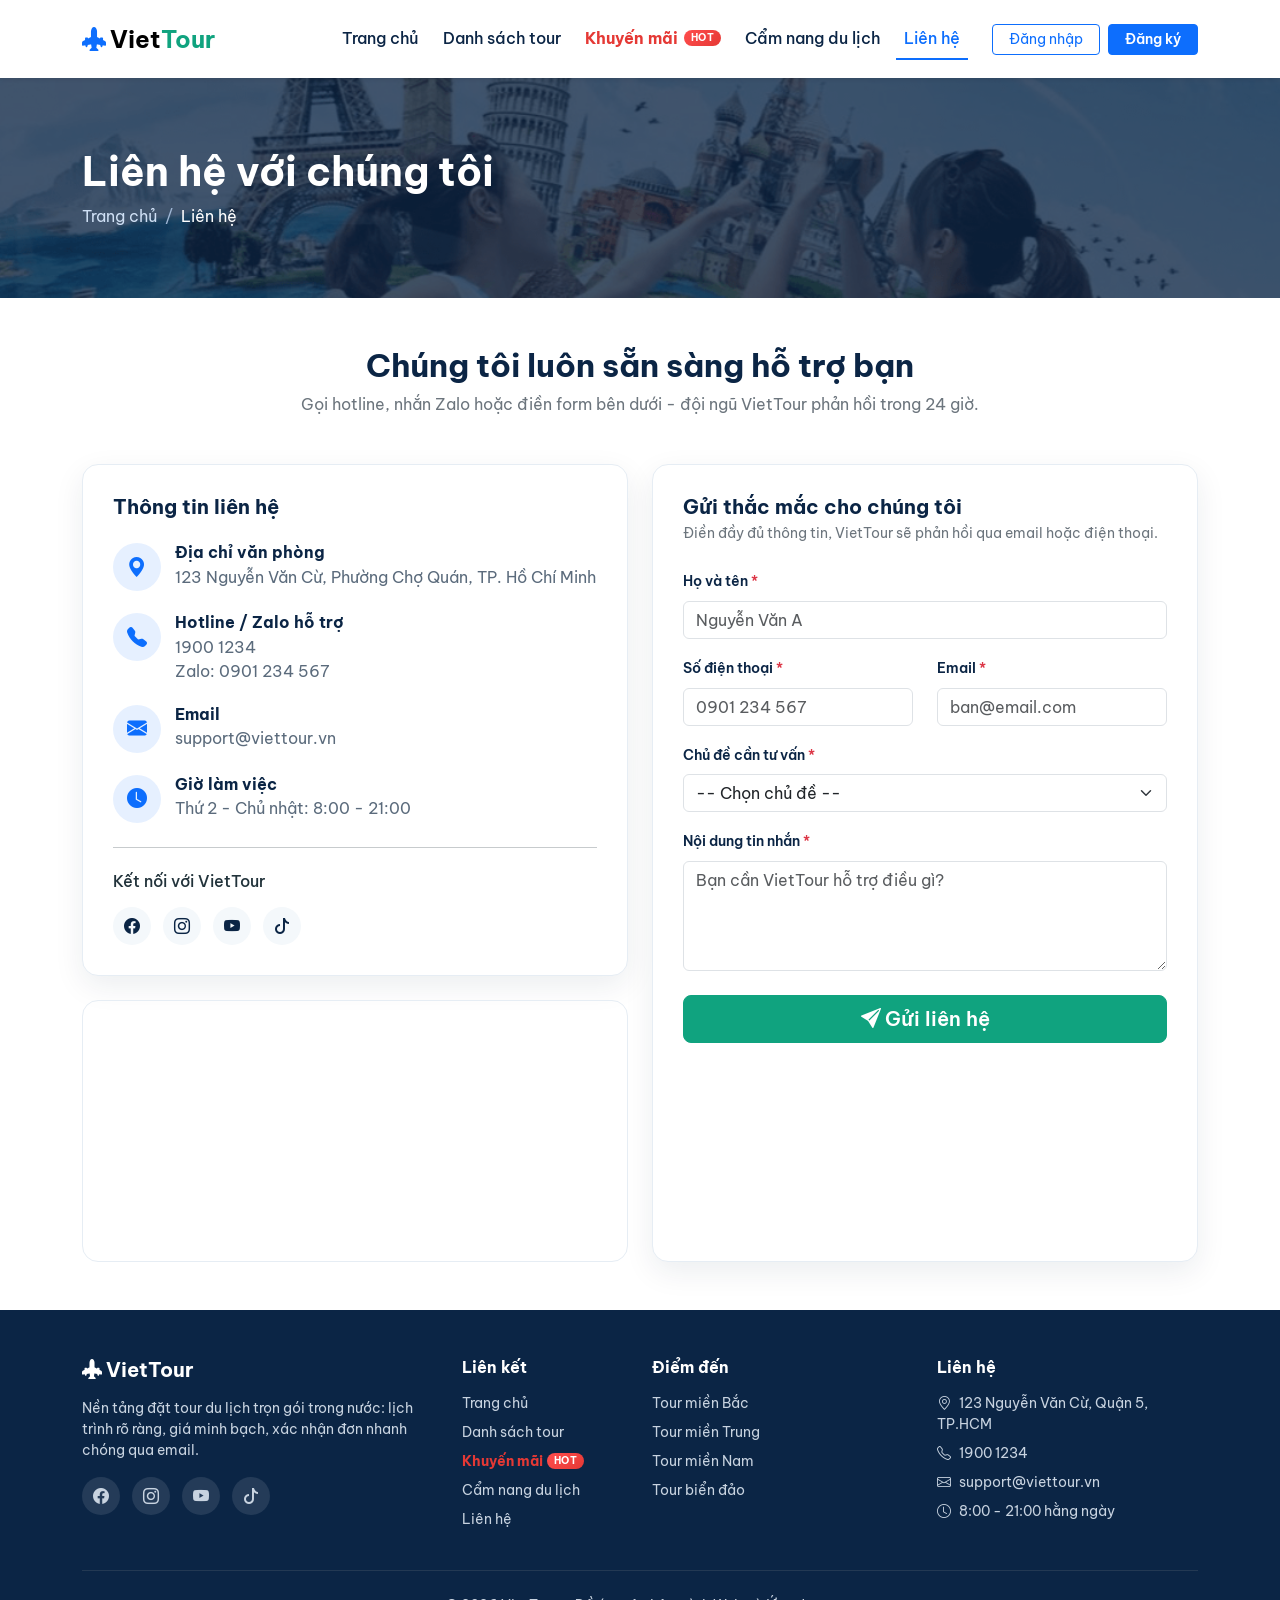
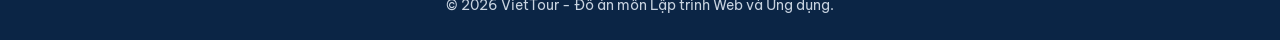
<file: contact.html>
<!DOCTYPE html>
<html lang="vi">
<head>
  <meta charset="UTF-8">
  <meta name="viewport" content="width=device-width, initial-scale=1.0">
  <meta name="description" content="Liên hệ VietTour - địa chỉ văn phòng, hotline hỗ trợ và form gửi thắc mắc trực tuyến.">
  <title>Liên hệ - VietTour</title>

  <!--  Bootstrap 5 CSS (CDN) -->
  <link href="https://cdn.jsdelivr.net/npm/bootstrap@5.3.3/dist/css/bootstrap.min.css" rel="stylesheet">
  <!-- Bootstrap Icons (CDN)  -->
  <link href="https://cdn.jsdelivr.net/npm/bootstrap-icons@1.11.3/font/bootstrap-icons.min.css" rel="stylesheet">
  <!-- Google Fonts  -->
  <link rel="preconnect" href="https://fonts.googleapis.com">
  <link rel="preconnect" href="https://fonts.gstatic.com" crossorigin>
  <link href="https://fonts.googleapis.com/css2?family=Be+Vietnam+Pro:wght@400;500;600;700&display=swap" rel="stylesheet">

  <link rel="stylesheet" href="css/style.css">
</head>
<body>

<!-- HEADER / NAVBAR  -->
<nav class="navbar navbar-expand-lg bg-white shadow-sm sticky-top py-3">
  <div class="container">
    <a class="navbar-brand fw-bold fs-4" href="index.html">
      <i class="bi bi-airplane-engines-fill text-vt-blue me-1"></i>Viet<span>Tour</span>
    </a>

    <button class="navbar-toggler" type="button" data-bs-toggle="collapse" data-bs-target="#mainNavbar"
            aria-controls="mainNavbar" aria-expanded="false" aria-label="Mở menu">
      <span class="navbar-toggler-icon"></span>
    </button>

    <div class="collapse navbar-collapse" id="mainNavbar">
      <ul class="navbar-nav ms-auto mb-2 mb-lg-0 gap-lg-2">
        <li class="nav-item"><a class="nav-link" href="index.html">Trang chủ</a></li>
        <li class="nav-item"><a class="nav-link" href="tours.html">Danh sách tour</a></li>
        <li class="nav-item">
          <a class="nav-link nav-link-sale" href="khuyen-mai.html">
            Khuyến mãi <span class="badge-hot">HOT</span>
          </a>
        </li>
        <li class="nav-item"><a class="nav-link" href="blog.html">Cẩm nang du lịch</a></li>
        <li class="nav-item"><a class="nav-link active" href="contact.html">Liên hệ</a></li>
      </ul>
      <div class="d-flex gap-2 ms-lg-4 mt-3 mt-lg-0">
        <a href="#" class="btn btn-outline-primary btn-sm px-3">Đăng nhập</a>
        <a href="#" class="btn btn-vt-primary btn-sm px-3">Đăng ký</a>
      </div>
    </div>
  </div>
</nav>

<!--BANNER TIÊU ĐỀ TRANG + BREADCRUMB-->
<section class="page-header">
  <div class="container">
    <h1 class="mb-2">Liên hệ với chúng tôi</h1>
    <nav aria-label="breadcrumb">
      <ol class="breadcrumb mb-0">
        <li class="breadcrumb-item"><a href="index.html">Trang chủ</a></li>
        <li class="breadcrumb-item active" aria-current="page">Liên hệ</li>
      </ol>
    </nav>
  </div>
</section>

<!-- NỘI DUNG CHÍNH: 2 CỘT RESPONSIVE -->
<section class="py-5">
  <div class="container">
    <div class="text-center mb-5">
      <h2 class="mb-2">Chúng tôi luôn sẵn sàng hỗ trợ bạn</h2>
      <p class="text-secondary mb-0">Gọi hotline, nhắn Zalo hoặc điền form bên dưới - đội ngũ VietTour phản hồi trong 24 giờ.</p>
    </div>

    <div class="row g-4">

      <!-- CỘT 1: THÔNG TIN + BẢN ĐỒ  -->
      <div class="col-lg-6">
        <div class="contact-info-card mb-4">
          <h5 class="mb-4">Thông tin liên hệ</h5>

          <div class="contact-info-item">
            <div class="contact-info-icon"><i class="bi bi-geo-alt-fill"></i></div>
            <div>
              <h6>Địa chỉ văn phòng</h6>
              <p>123 Nguyễn Văn Cừ, Phường Chợ Quán, TP. Hồ Chí Minh</p>
            </div>
          </div>

          <div class="contact-info-item">
            <div class="contact-info-icon"><i class="bi bi-telephone-fill"></i></div>
            <div>
              <h6>Hotline / Zalo hỗ trợ</h6>
              <a href="tel:19001234">1900 1234</a><br>
              <a href="https://zalo.me/0901234567" target="_blank" rel="noopener">Zalo: 0901 234 567</a>
            </div>
          </div>

          <div class="contact-info-item">
            <div class="contact-info-icon"><i class="bi bi-envelope-fill"></i></div>
            <div>
              <h6>Email</h6>
              <a href="mailto:support@viettour.vn">support@viettour.vn</a>
            </div>
          </div>

          <div class="contact-info-item">
            <div class="contact-info-icon"><i class="bi bi-clock-fill"></i></div>
            <div>
              <h6>Giờ làm việc</h6>
              <p>Thứ 2 - Chủ nhật: 8:00 - 21:00</p>
            </div>
          </div>

          <hr class="my-4">

          <h6 class="mb-3">Kết nối với VietTour</h6>
          <a href="#" class="social-icon-alt"><i class="bi bi-facebook"></i></a>
          <a href="#" class="social-icon-alt"><i class="bi bi-instagram"></i></a>
          <a href="#" class="social-icon-alt"><i class="bi bi-youtube"></i></a>
          <a href="#" class="social-icon-alt"><i class="bi bi-tiktok"></i></a>
        </div>

        <!-- Bản đồ Google Maps nhúng -->
        <div class="map-wrapper">
          <iframe
            src="https://maps.google.com/maps?q=123%20Nguy%E1%BB%85n%20V%C4%83n%20C%E1%BB%AB%2C%20Qu%E1%BA%ADn%205%2C%20TP.HCM&t=&z=15&ie=UTF8&iwloc=&output=embed"
            loading="lazy"
            referrerpolicy="no-referrer-when-downgrade"
            title="Bản đồ văn phòng VietTour">
          </iframe>
        </div>
      </div><!-- /col-lg-6 -->

      <!-- CÔT 2: FORM -->
      <div class="col-lg-6">
        <div class="contact-form-card">
          <h5 class="mb-1">Gửi thắc mắc cho chúng tôi</h5>
          <p class="text-secondary small mb-4">Điền đầy đủ thông tin, VietTour sẽ phản hồi qua email hoặc điện thoại.</p>

          <!-- Thông báo gửi thành công (ẩn mặc định) -->
          <div class="alert alert-success" id="contactSuccessAlert">
            <i class="bi bi-check-circle-fill me-1"></i>
            Cảm ơn bạn! Tin nhắn đã được ghi nhận, VietTour sẽ liên hệ lại trong 24 giờ.
          </div>

          <form id="contactForm" novalidate>

            <!-- Họ và tên -->
            <div class="mb-3">
              <label for="fullName" class="form-label">Họ và tên <span class="text-danger">*</span></label>
              <input type="text" class="form-control" id="fullName" placeholder="Nguyễn Văn A">
              <div class="invalid-feedback">Vui lòng nhập họ và tên.</div>
            </div>

            <!-- Số điện thoại + Email -->
            <div class="row">
              <div class="col-md-6 mb-3">
                <label for="phone" class="form-label">Số điện thoại <span class="text-danger">*</span></label>
                <input type="tel" class="form-control" id="phone" placeholder="0901 234 567">
                <div class="invalid-feedback">Số điện thoại không hợp lệ.</div>
              </div>
              <div class="col-md-6 mb-3">
                <label for="email" class="form-label">Email <span class="text-danger">*</span></label>
                <input type="email" class="form-control" id="email" placeholder="ban@email.com">
                <div class="invalid-feedback">Email không hợp lệ.</div>
              </div>
            </div>

            <!-- Chủ đề cần tư vấn -->
            <div class="mb-3">
              <label for="topic" class="form-label">Chủ đề cần tư vấn <span class="text-danger">*</span></label>
              <select class="form-select" id="topic">
                <option value="" selected disabled>-- Chọn chủ đề --</option>
                <option value="tu-van-dat-tour">Tư vấn đặt tour mới</option>
                <option value="ho-tro-don-hang">Hỗ trợ đơn hàng đã đặt</option>
                <option value="gop-y-khieu-nai">Góp ý / Khiếu nại</option>
                <option value="hop-tac">Hợp tác doanh nghiệp</option>
                <option value="khac">Khác</option>
              </select>
              <div class="invalid-feedback">Vui lòng chọn một chủ đề.</div>
            </div>

            <!-- Nội dung tin nhắn -->
            <div class="mb-4">
              <label for="message" class="form-label">Nội dung tin nhắn <span class="text-danger">*</span></label>
              <textarea class="form-control" id="message" rows="4" placeholder="Bạn cần VietTour hỗ trợ điều gì?"></textarea>
              <div class="invalid-feedback">Vui lòng nhập nội dung (tối thiểu 10 ký tự).</div>
            </div>

            <div class="d-grid">
              <button type="submit" class="btn btn-vt-green btn-lg">
                <i class="bi bi-send-fill me-1"></i>Gửi liên hệ
              </button>
            </div>
          </form>
        </div>
      </div><!-- /col-lg-6 -->

    </div><!-- /row -->
  </div>
</section>

<!--FOOTER -->
<footer class="pt-5 pb-4">
  <div class="container">
    <div class="row g-4">
      <div class="col-lg-4 col-md-6">
        <h5 class="fw-bold mb-3"><i class="bi bi-airplane-engines-fill me-1"></i>VietTour</h5>
        <p class="small">
          Nền tảng đặt tour du lịch trọn gói trong nước: lịch trình rõ ràng, giá minh bạch,
          xác nhận đơn nhanh chóng qua email.
        </p>
        <div class="mt-3">
          <a href="#" class="social-icon"><i class="bi bi-facebook"></i></a>
          <a href="#" class="social-icon"><i class="bi bi-instagram"></i></a>
          <a href="#" class="social-icon"><i class="bi bi-youtube"></i></a>
          <a href="#" class="social-icon"><i class="bi bi-tiktok"></i></a>
        </div>
      </div>

      <div class="col-lg-2 col-md-6 col-6">
        <h5 class="fs-6 mb-3">Liên kết</h5>
        <ul class="list-unstyled small d-grid gap-2">
          <li><a href="index.html">Trang chủ</a></li>
          <li><a href="tours.html">Danh sách tour</a></li>
          <li><a href="khuyen-mai.html" class="nav-link-sale d-inline-flex align-items-center gap-1">Khuyến mãi <span class="badge-hot">HOT</span></a></li>
          <li><a href="blog.html">Cẩm nang du lịch</a></li>
          <li><a href="contact.html">Liên hệ</a></li>
        </ul>
      </div>

      <div class="col-lg-3 col-md-6 col-6">
        <h5 class="fs-6 mb-3">Điểm đến</h5>
        <ul class="list-unstyled small d-grid gap-2">
          <li><a href="tours.html">Tour miền Bắc</a></li>
          <li><a href="tours.html">Tour miền Trung</a></li>
          <li><a href="tours.html">Tour miền Nam</a></li>
          <li><a href="tours.html">Tour biển đảo</a></li>
        </ul>
      </div>

      <div class="col-lg-3 col-md-6">
        <h5 class="fs-6 mb-3">Liên hệ</h5>
        <ul class="list-unstyled small d-grid gap-2">
          <li><i class="bi bi-geo-alt me-2"></i>123 Nguyễn Văn Cừ, Quận 5, TP.HCM</li>
          <li><i class="bi bi-telephone me-2"></i>1900 1234</li>
          <li><i class="bi bi-envelope me-2"></i>support@viettour.vn</li>
          <li><i class="bi bi-clock me-2"></i>8:00 - 21:00 hằng ngày</li>
        </ul>
      </div>
    </div>

    <hr class="border-secondary my-4">
    <p class="text-center small mb-0">
      © 2026 VietTour - Đồ án môn Lập trình Web và Ứng dụng.
    </p>
  </div>
</footer>

<button id="btnTop" title="Lên đầu trang"><i class="bi bi-arrow-up"></i></button>

<!--Bootstrap 5 JS Bundle  -->
<script src="https://cdn.jsdelivr.net/npm/bootstrap@5.3.3/dist/js/bootstrap.bundle.min.js"></script>

<!--LÊN ĐẦU TRANG -->
<script src="js/main.js"></script>
<!-- validate form liên hệ -->
<script src="js/contact.js"></script>

</body>
</html>
</file>
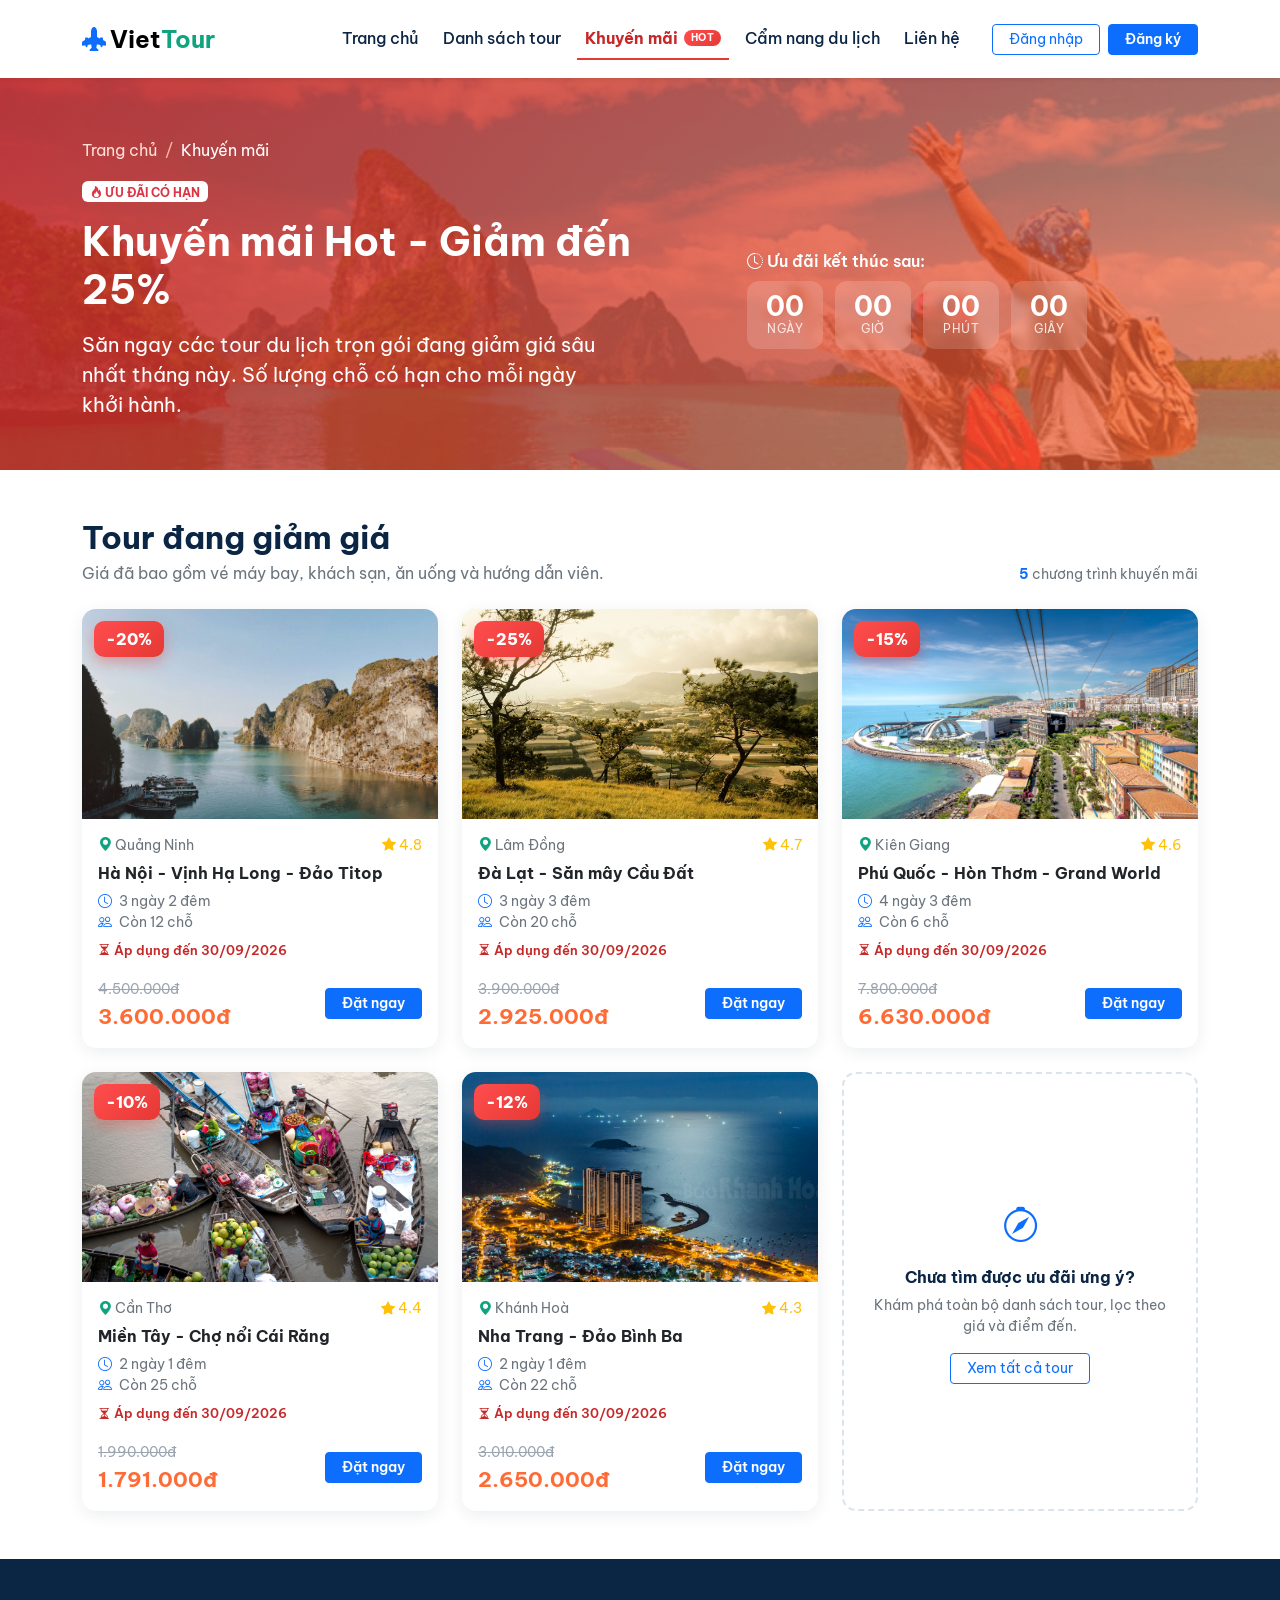
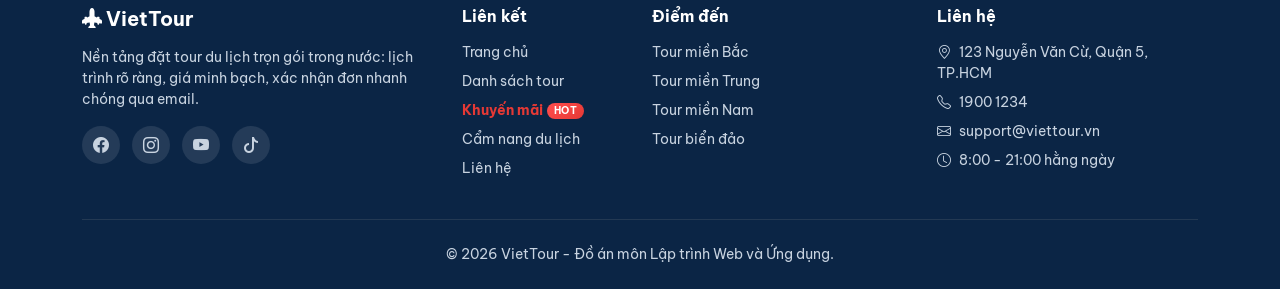
<file: khuyen-mai.html>
<!DOCTYPE html>
<html lang="vi">
<head>
  <meta charset="UTF-8">
  <meta name="viewport" content="width=device-width, initial-scale=1.0">
  <meta name="description" content="Khuyến mãi VietTour - ưu đãi tour du lịch giảm giá đến 25%, số lượng có hạn.">
  <title>Khuyến mãi - VietTour</title>

  <!-- Bootstrap 5 CSS (CDN) -->
  <link href="https://cdn.jsdelivr.net/npm/bootstrap@5.3.3/dist/css/bootstrap.min.css" rel="stylesheet">
  <!--  Bootstrap Icons (CDN)  -->
  <link href="https://cdn.jsdelivr.net/npm/bootstrap-icons@1.11.3/font/bootstrap-icons.min.css" rel="stylesheet">
  <!-- Google Fonts  -->
  <link rel="preconnect" href="https://fonts.googleapis.com">
  <link rel="preconnect" href="https://fonts.gstatic.com" crossorigin>
  <link href="https://fonts.googleapis.com/css2?family=Be+Vietnam+Pro:wght@400;500;600;700&display=swap" rel="stylesheet">

  <link rel="stylesheet" href="css/style.css">
</head>
<body>

<!-- HEADER / NAVBAR -->
<nav class="navbar navbar-expand-lg bg-white shadow-sm sticky-top py-3">
  <div class="container">
    <a class="navbar-brand fw-bold fs-4" href="index.html">
      <i class="bi bi-airplane-engines-fill text-vt-blue me-1"></i>Viet<span>Tour</span>
    </a>

    <button class="navbar-toggler" type="button" data-bs-toggle="collapse" data-bs-target="#mainNavbar"
            aria-controls="mainNavbar" aria-expanded="false" aria-label="Mở menu">
      <span class="navbar-toggler-icon"></span>
    </button>

    <div class="collapse navbar-collapse" id="mainNavbar">
      <ul class="navbar-nav ms-auto mb-2 mb-lg-0 gap-lg-2">
        <li class="nav-item"><a class="nav-link" href="index.html">Trang chủ</a></li>
        <li class="nav-item"><a class="nav-link" href="tours.html">Danh sách tour</a></li>
        <li class="nav-item">
          <a class="nav-link nav-link-sale active" href="khuyen-mai.html">
            Khuyến mãi <span class="badge-hot">HOT</span>
          </a>
        </li>
        <li class="nav-item"><a class="nav-link" href="blog.html">Cẩm nang du lịch</a></li>
        <li class="nav-item"><a class="nav-link" href="contact.html">Liên hệ</a></li>
      </ul>
      <div class="d-flex gap-2 ms-lg-4 mt-3 mt-lg-0">
        <a href="#" class="btn btn-outline-primary btn-sm px-3">Đăng nhập</a>
        <a href="#" class="btn btn-vt-primary btn-sm px-3">Đăng ký</a>
      </div>
    </div>
  </div>
</nav>

<!-- =======================================================
     BANNER TIÊU ĐỀ MÀU ĐỎ + ĐỒNG HỒ ĐẾM NGƯỢC
     ======================================================= -->
<section class="page-header-sale">
  <div class="container">
    <nav aria-label="breadcrumb">
      <ol class="breadcrumb mb-3">
        <li class="breadcrumb-item"><a href="index.html">Trang chủ</a></li>
        <li class="breadcrumb-item active" aria-current="page">Khuyến mãi</li>
      </ol>
    </nav>

    <div class="row align-items-center g-4">
      <div class="col-lg-7">
        <span class="badge bg-white text-danger fw-bold mb-3">
          <i class="bi bi-fire"></i> ƯU ĐÃI CÓ HẠN
        </span>
        <h1 class="mb-3">Khuyến mãi Hot - Giảm đến 25%</h1>
        <p class="fs-5 mb-0" style="max-width:520px;">
          Săn ngay các tour du lịch trọn gói đang giảm giá sâu nhất tháng này.
          Số lượng chỗ có hạn cho mỗi ngày khởi hành.
        </p>
      </div>
      <div class="col-lg-5">
        <p class="mb-2 fw-semibold"><i class="bi bi-clock-history me-1"></i>Ưu đãi kết thúc sau:</p>
        <div class="countdown-box" id="countdownBox">
          <div class="countdown-item">
            <div class="num" id="cdDays">00</div>
            <div class="label">Ngày</div>
          </div>
          <div class="countdown-item">
            <div class="num" id="cdHours">00</div>
            <div class="label">Giờ</div>
          </div>
          <div class="countdown-item">
            <div class="num" id="cdMinutes">00</div>
            <div class="label">Phút</div>
          </div>
          <div class="countdown-item">
            <div class="num" id="cdSeconds">00</div>
            <div class="label">Giây</div>
          </div>
        </div>
      </div>
    </div>
  </div>
</section>

<!--lƯỚI TOUR ĐANG KHUYẾN MÃI -->
<section class="py-5">
  <div class="container">
    <div class="d-flex justify-content-between align-items-end flex-wrap gap-2 mb-4">
      <div>
        <h2 class="mb-1">Tour đang giảm giá</h2>
        <p class="text-secondary mb-0">Giá đã bao gồm vé máy bay, khách sạn, ăn uống và hướng dẫn viên.</p>
      </div>
      <span class="text-secondary small"><strong class="text-vt-blue">5</strong> chương trình khuyến mãi</span>
    </div>

    <div class="row g-4">

      <!-- Tour khuyến mãi 1 -->
      <div class="col-md-6 col-xl-4">
        <div class="card tour-card">
          <div class="position-relative">
            <img src="image/vinhhalong.jpg" class="card-img-top" alt="Tour Hạ Long">
            <span class="sale-percent-badge">-20%</span>
          </div>
          <div class="card-body d-flex flex-column">
            <div class="d-flex justify-content-between align-items-center mb-2">
              <small class="text-secondary"><i class="bi bi-geo-alt-fill text-vt-green"></i> Quảng Ninh</small>
              <small class="text-warning"><i class="bi bi-star-fill"></i> 4.8</small>
            </div>
            <h5 class="card-title fs-6">Hà Nội - Vịnh Hạ Long - Đảo Titop</h5>
            <ul class="list-unstyled small text-secondary mb-2">
              <li><i class="bi bi-clock me-1 text-vt-blue"></i> 3 ngày 2 đêm</li>
              <li><i class="bi bi-people me-1 text-vt-blue"></i> Còn 12 chỗ</li>
            </ul>
            <p class="sale-deadline mb-3"><i class="bi bi-hourglass-split"></i> Áp dụng đến 30/09/2026</p>
            <div class="mt-auto d-flex justify-content-between align-items-center">
              <div>
                <span class="price-old">4.500.000đ</span><br>
                <span class="price-new">3.600.000đ</span>
              </div>
              <a href="tour-detail.html" class="btn btn-vt-primary btn-sm px-3">Đặt ngay</a>
            </div>
          </div>
        </div>
      </div>

      <!-- Tour khuyến mãi 2 -->
      <div class="col-md-6 col-xl-4">
        <div class="card tour-card">
          <div class="position-relative">
            <img src="image/dalat.jpg" class="card-img-top" alt="Tour Đà Lạt">
            <span class="sale-percent-badge">-25%</span>
          </div>
          <div class="card-body d-flex flex-column">
            <div class="d-flex justify-content-between align-items-center mb-2">
              <small class="text-secondary"><i class="bi bi-geo-alt-fill text-vt-green"></i> Lâm Đồng</small>
              <small class="text-warning"><i class="bi bi-star-fill"></i> 4.7</small>
            </div>
            <h5 class="card-title fs-6">Đà Lạt - Săn mây Cầu Đất</h5>
            <ul class="list-unstyled small text-secondary mb-2">
              <li><i class="bi bi-clock me-1 text-vt-blue"></i> 3 ngày 3 đêm</li>
              <li><i class="bi bi-people me-1 text-vt-blue"></i> Còn 20 chỗ</li>
            </ul>
            <p class="sale-deadline mb-3"><i class="bi bi-hourglass-split"></i> Áp dụng đến 30/09/2026</p>
            <div class="mt-auto d-flex justify-content-between align-items-center">
              <div>
                <span class="price-old">3.900.000đ</span><br>
                <span class="price-new">2.925.000đ</span>
              </div>
              <a href="tour-detail.html" class="btn btn-vt-primary btn-sm px-3">Đặt ngay</a>
            </div>
          </div>
        </div>
      </div>

      <!-- Tour khuyến mãi 3 -->
      <div class="col-md-6 col-xl-4">
        <div class="card tour-card">
          <div class="position-relative">
            <img src="image/phuquoc.jpg" class="card-img-top" alt="Tour Phú Quốc">
            <span class="sale-percent-badge">-15%</span>
          </div>
          <div class="card-body d-flex flex-column">
            <div class="d-flex justify-content-between align-items-center mb-2">
              <small class="text-secondary"><i class="bi bi-geo-alt-fill text-vt-green"></i> Kiên Giang</small>
              <small class="text-warning"><i class="bi bi-star-fill"></i> 4.6</small>
            </div>
            <h5 class="card-title fs-6">Phú Quốc - Hòn Thơm - Grand World</h5>
            <ul class="list-unstyled small text-secondary mb-2">
              <li><i class="bi bi-clock me-1 text-vt-blue"></i> 4 ngày 3 đêm</li>
              <li><i class="bi bi-people me-1 text-vt-blue"></i> Còn 6 chỗ</li>
            </ul>
            <p class="sale-deadline mb-3"><i class="bi bi-hourglass-split"></i> Áp dụng đến 30/09/2026</p>
            <div class="mt-auto d-flex justify-content-between align-items-center">
              <div>
                <span class="price-old">7.800.000đ</span><br>
                <span class="price-new">6.630.000đ</span>
              </div>
              <a href="tour-detail.html" class="btn btn-vt-primary btn-sm px-3">Đặt ngay</a>
            </div>
          </div>
        </div>
      </div>

      <!-- Tour khuyến mãi 4 -->
      <div class="col-md-6 col-xl-4">
        <div class="card tour-card">
          <div class="position-relative">
            <img src="image/mientay.jpg" class="card-img-top" alt="Tour Miền Tây">
            <span class="sale-percent-badge">-10%</span>
          </div>
          <div class="card-body d-flex flex-column">
            <div class="d-flex justify-content-between align-items-center mb-2">
              <small class="text-secondary"><i class="bi bi-geo-alt-fill text-vt-green"></i> Cần Thơ</small>
              <small class="text-warning"><i class="bi bi-star-fill"></i> 4.4</small>
            </div>
            <h5 class="card-title fs-6">Miền Tây - Chợ nổi Cái Răng</h5>
            <ul class="list-unstyled small text-secondary mb-2">
              <li><i class="bi bi-clock me-1 text-vt-blue"></i> 2 ngày 1 đêm</li>
              <li><i class="bi bi-people me-1 text-vt-blue"></i> Còn 25 chỗ</li>
            </ul>
            <p class="sale-deadline mb-3"><i class="bi bi-hourglass-split"></i> Áp dụng đến 30/09/2026</p>
            <div class="mt-auto d-flex justify-content-between align-items-center">
              <div>
                <span class="price-old">1.990.000đ</span><br>
                <span class="price-new">1.791.000đ</span>
              </div>
              <a href="tour-detail.html" class="btn btn-vt-primary btn-sm px-3">Đặt ngay</a>
            </div>
          </div>
        </div>
      </div>

      <!-- Tour khuyến mãi 5 -->
      <div class="col-md-6 col-xl-4">
        <div class="card tour-card">
          <div class="position-relative">
            <img src="image/nhatrang.png" class="card-img-top" alt="Tour Nha Trang">
            <span class="sale-percent-badge">-12%</span>
          </div>
          <div class="card-body d-flex flex-column">
            <div class="d-flex justify-content-between align-items-center mb-2">
              <small class="text-secondary"><i class="bi bi-geo-alt-fill text-vt-green"></i> Khánh Hoà</small>
              <small class="text-warning"><i class="bi bi-star-fill"></i> 4.3</small>
            </div>
            <h5 class="card-title fs-6">Nha Trang - Đảo Bình Ba</h5>
            <ul class="list-unstyled small text-secondary mb-2">
              <li><i class="bi bi-clock me-1 text-vt-blue"></i> 2 ngày 1 đêm</li>
              <li><i class="bi bi-people me-1 text-vt-blue"></i> Còn 22 chỗ</li>
            </ul>
            <p class="sale-deadline mb-3"><i class="bi bi-hourglass-split"></i> Áp dụng đến 30/09/2026</p>
            <div class="mt-auto d-flex justify-content-between align-items-center">
              <div>
                <span class="price-old">3.010.000đ</span><br>
                <span class="price-new">2.650.000đ</span>
              </div>
              <a href="tour-detail.html" class="btn btn-vt-primary btn-sm px-3">Đặt ngay</a>
            </div>
          </div>
        </div>
      </div>

      <!-- Card mời xem thêm -->
      <div class="col-md-6 col-xl-4">
        <div class="card tour-card h-100 border-2 border-dashed d-flex align-items-center justify-content-center text-center p-4"
             style="border-style:dashed !important; border-color:#dbe3ec !important; box-shadow:none;">
          <div>
            <i class="bi bi-compass text-vt-blue" style="font-size:2.2rem;"></i>
            <h5 class="fs-6 mt-3 mb-2">Chưa tìm được ưu đãi ưng ý?</h5>
            <p class="text-secondary small mb-3">Khám phá toàn bộ danh sách tour, lọc theo giá và điểm đến.</p>
            <a href="tours.html" class="btn btn-outline-primary btn-sm px-3">Xem tất cả tour</a>
          </div>
        </div>
      </div>

    </div><!-- /row -->
  </div>
</section>

<!-- FOOTER   -->
<footer class="pt-5 pb-4">
  <div class="container">
    <div class="row g-4">
      <div class="col-lg-4 col-md-6">
        <h5 class="fw-bold mb-3"><i class="bi bi-airplane-engines-fill me-1"></i>VietTour</h5>
        <p class="small">
          Nền tảng đặt tour du lịch trọn gói trong nước: lịch trình rõ ràng, giá minh bạch,
          xác nhận đơn nhanh chóng qua email.
        </p>
        <div class="mt-3">
          <a href="#" class="social-icon"><i class="bi bi-facebook"></i></a>
          <a href="#" class="social-icon"><i class="bi bi-instagram"></i></a>
          <a href="#" class="social-icon"><i class="bi bi-youtube"></i></a>
          <a href="#" class="social-icon"><i class="bi bi-tiktok"></i></a>
        </div>
      </div>

      <div class="col-lg-2 col-md-6 col-6">
        <h5 class="fs-6 mb-3">Liên kết</h5>
        <ul class="list-unstyled small d-grid gap-2">
          <li><a href="index.html">Trang chủ</a></li>
          <li><a href="tours.html">Danh sách tour</a></li>
          <li><a href="khuyen-mai.html" class="nav-link-sale d-inline-flex align-items-center gap-1">Khuyến mãi <span class="badge-hot">HOT</span></a></li>
          <li><a href="blog.html">Cẩm nang du lịch</a></li>
          <li><a href="contact.html">Liên hệ</a></li>
        </ul>
      </div>

      <div class="col-lg-3 col-md-6 col-6">
        <h5 class="fs-6 mb-3">Điểm đến</h5>
        <ul class="list-unstyled small d-grid gap-2">
          <li><a href="tours.html">Tour miền Bắc</a></li>
          <li><a href="tours.html">Tour miền Trung</a></li>
          <li><a href="tours.html">Tour miền Nam</a></li>
          <li><a href="tours.html">Tour biển đảo</a></li>
        </ul>
      </div>

      <div class="col-lg-3 col-md-6">
        <h5 class="fs-6 mb-3">Liên hệ</h5>
        <ul class="list-unstyled small d-grid gap-2">
          <li><i class="bi bi-geo-alt me-2"></i>123 Nguyễn Văn Cừ, Quận 5, TP.HCM</li>
          <li><i class="bi bi-telephone me-2"></i>1900 1234</li>
          <li><i class="bi bi-envelope me-2"></i>support@viettour.vn</li>
          <li><i class="bi bi-clock me-2"></i>8:00 - 21:00 hằng ngày</li>
        </ul>
      </div>
    </div>

    <hr class="border-secondary my-4">
    <p class="text-center small mb-0">
      © 2026 VietTour - Đồ án môn Lập trình Web và Ứng dụng.
    </p>
  </div>
</footer>

<button id="btnTop" title="Lên đầu trang"><i class="bi bi-arrow-up"></i></button>

<!-- Bootstrap 5 JS Bundle  -->
<script src="https://cdn.jsdelivr.net/npm/bootstrap@5.3.3/dist/js/bootstrap.bundle.min.js"></script>

<!-- lÊN ĐẦU TRANG-->
<script src="js/main.js"></script>
<!-- ĐỒNG HỒ ĐẾM NGƯỢC -->
<script src="js/khuyen-mai.js"></script>

</body>
</html>
</file>
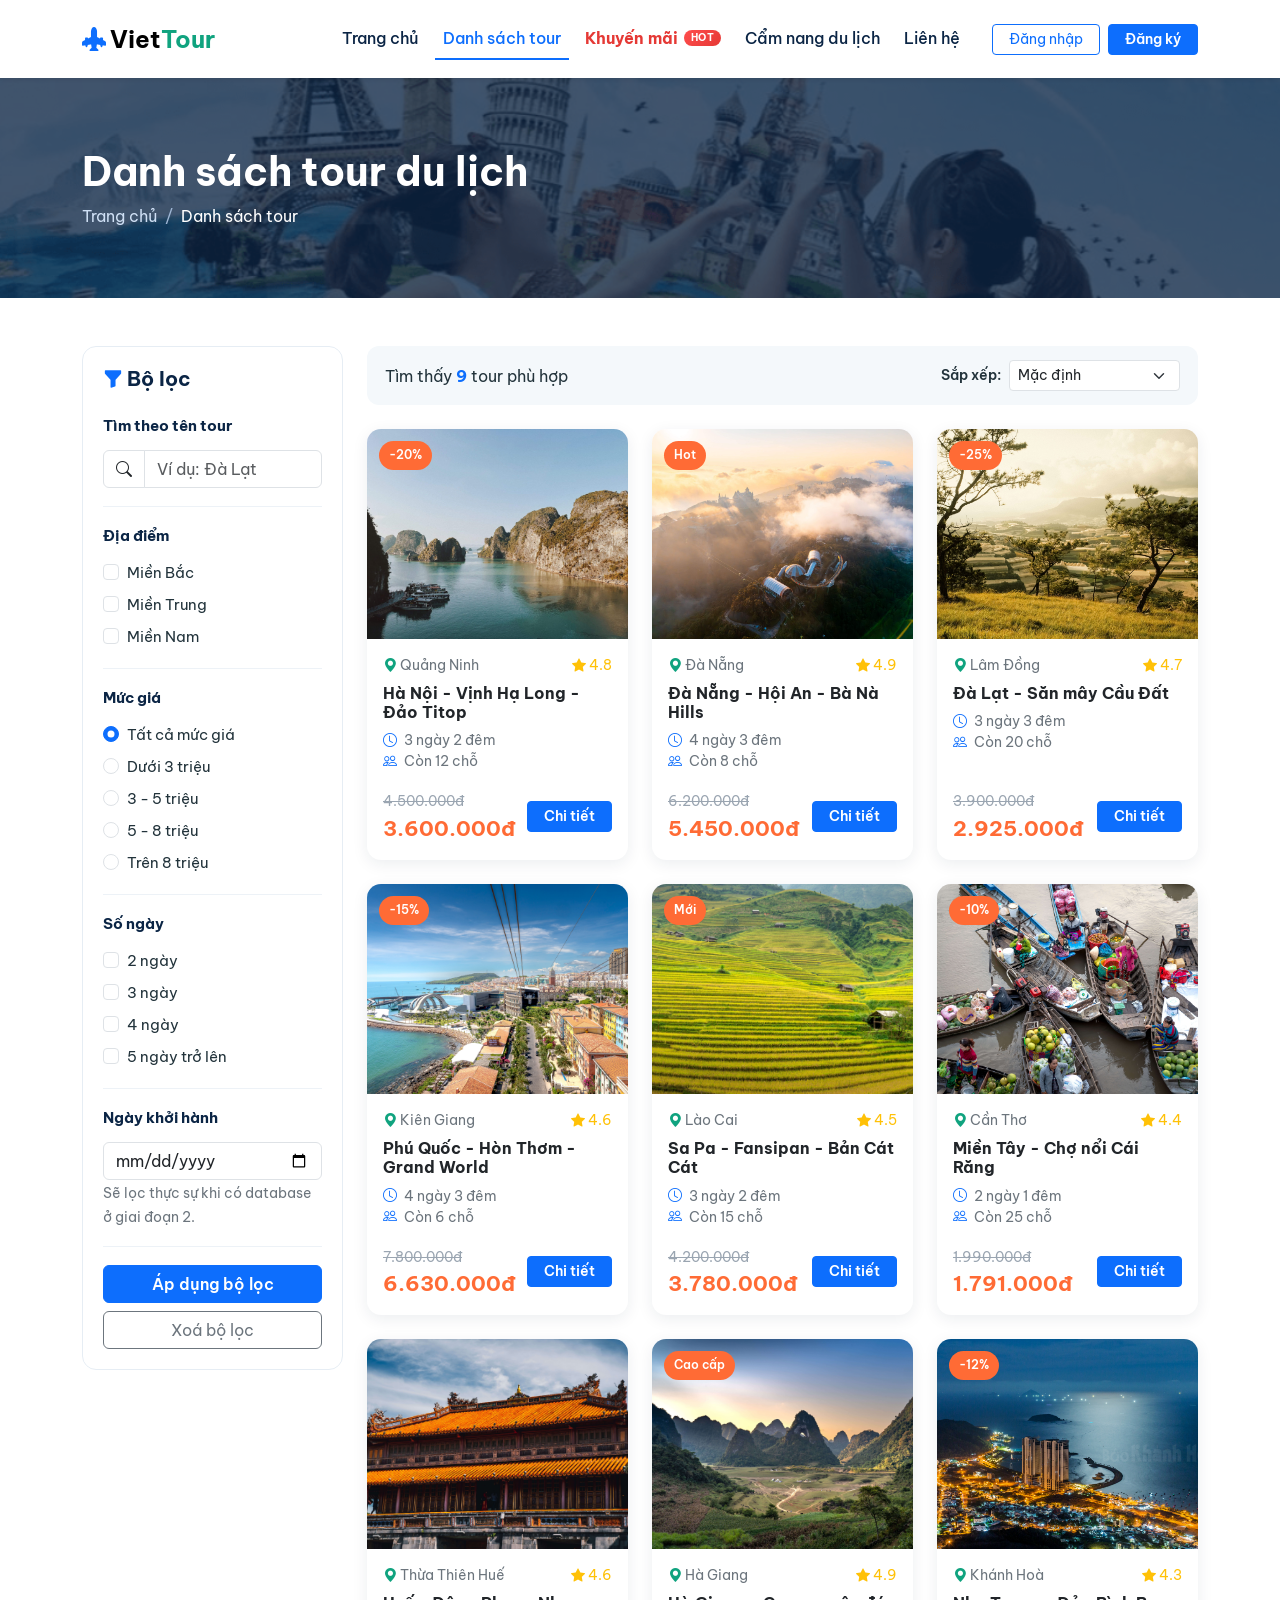
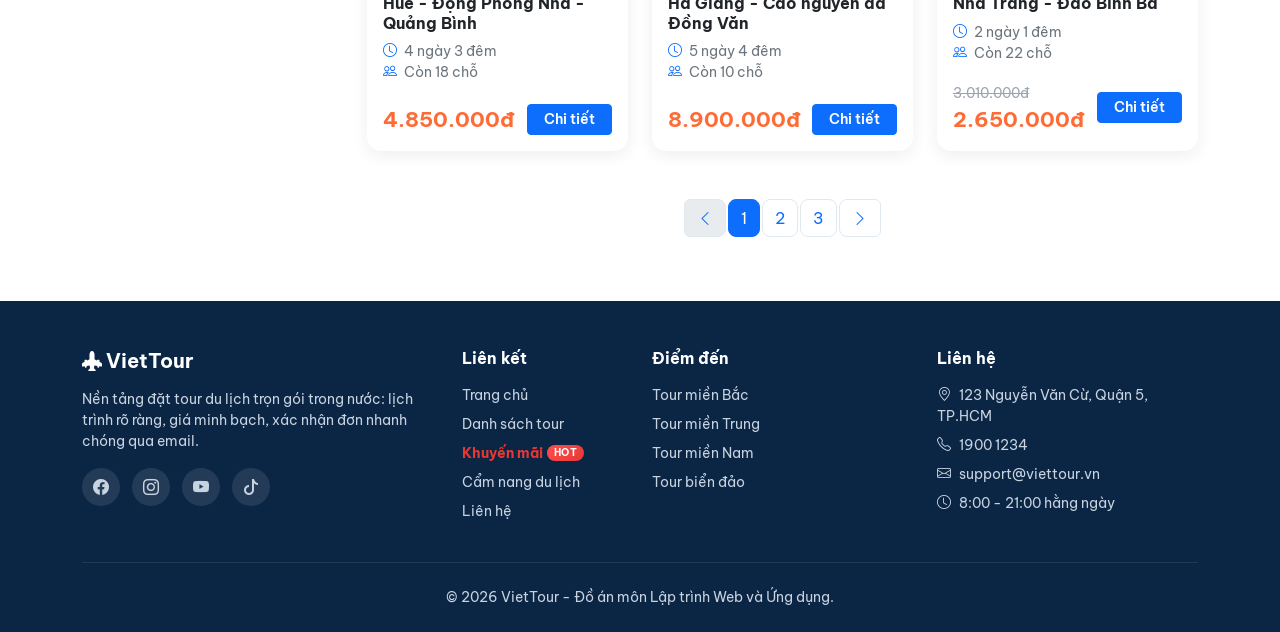
<file: tours.html>
<!DOCTYPE html>
<html lang="vi">
<head>
  <meta charset="UTF-8">
  <meta name="viewport" content="width=device-width, initial-scale=1.0">
  <meta name="description" content="Danh sách tour du lịch trọn gói - lọc theo giá, địa điểm và số ngày.">
  <title>Danh sách tour - VietTour</title>

  <!-- Bootstrap 5 CSS (CDN)-->
  <link href="https://cdn.jsdelivr.net/npm/bootstrap@5.3.3/dist/css/bootstrap.min.css" rel="stylesheet">
  <!--Bootstrap Icons (CDN) -->
  <link href="https://cdn.jsdelivr.net/npm/bootstrap-icons@1.11.3/font/bootstrap-icons.min.css" rel="stylesheet">
  <!--Google Fonts -->
  <link rel="preconnect" href="https://fonts.googleapis.com">
  <link rel="preconnect" href="https://fonts.gstatic.com" crossorigin>
  <link href="https://fonts.googleapis.com/css2?family=Be+Vietnam+Pro:wght@400;500;600;700&display=swap" rel="stylesheet">
  <link rel="stylesheet" href="css/style.css">
</head>
<body>

<!--HEADER / NAVBAR khác: class "active" đặt ở mục "Danh sách tour" -->
<nav class="navbar navbar-expand-lg bg-white shadow-sm sticky-top py-3">
  <div class="container">
    <a class="navbar-brand fw-bold fs-4" href="index.html">
      <i class="bi bi-airplane-engines-fill text-vt-blue me-1"></i>Viet<span>Tour</span>
    </a>

    <button class="navbar-toggler" type="button" data-bs-toggle="collapse" data-bs-target="#mainNavbar"
            aria-controls="mainNavbar" aria-expanded="false" aria-label="Mở menu">
      <span class="navbar-toggler-icon"></span>
    </button>

    <div class="collapse navbar-collapse" id="mainNavbar">
      <ul class="navbar-nav ms-auto mb-2 mb-lg-0 gap-lg-2">
        <li class="nav-item"><a class="nav-link" href="index.html">Trang chủ</a></li>
        <li class="nav-item"><a class="nav-link active" href="tours.html">Danh sách tour</a></li>
        <li class="nav-item">
          <a class="nav-link nav-link-sale" href="khuyen-mai.html">
            Khuyến mãi <span class="badge-hot">HOT</span>
          </a>
        </li>
        <li class="nav-item"><a class="nav-link" href="blog.html">Cẩm nang du lịch</a></li>
        <li class="nav-item"><a class="nav-link" href="contact.html">Liên hệ</a></li>
      </ul>
      <div class="d-flex gap-2 ms-lg-4 mt-3 mt-lg-0">
        <a href="#" class="btn btn-outline-primary btn-sm px-3">Đăng nhập</a>
        <a href="#" class="btn btn-vt-primary btn-sm px-3">Đăng ký</a>
      </div>
    </div>
  </div>
</nav>

<!-- BANNER TIÊU ĐỀ TRANG + BREADCRUMB -->
<section class="page-header">
  <div class="container">
    <h1 class="mb-2">Danh sách tour du lịch</h1>
    <nav aria-label="breadcrumb">
      <ol class="breadcrumb mb-0">
        <li class="breadcrumb-item"><a href="index.html">Trang chủ</a></li>
        <li class="breadcrumb-item active" aria-current="page">Danh sách tour</li>
      </ol>
    </nav>
  </div>
</section>

<!-- NỘI DUNG CHÍNH: SIDEBAR LỌC + LƯỚI TOUR-->
<section class="py-5">
  <div class="container">

    <!-- Nút mở bộ lọc trên điện thoại (Offcanvas) -->
    <div class="d-lg-none mb-3">
      <button class="btn btn-vt-primary w-100" type="button"
              data-bs-toggle="offcanvas" data-bs-target="#filterOffcanvas">
        <i class="bi bi-funnel-fill me-1"></i> Bộ lọc tìm kiếm
      </button>
    </div>

    <div class="row g-4">

      <!--  SIDEBAR BỘ LỌC (máy tính)-->
      <aside class="col-lg-3 d-none d-lg-block">
        <div class="filter-sticky">
          <!-- form lọc: id dùng cho JavaScript -->
          <form class="filter-sidebar" id="filterForm">
            <h5 class="mb-4"><i class="bi bi-funnel-fill text-vt-blue me-1"></i>Bộ lọc</h5>

            <!-- Lọc theo từ khoá -->
            <div class="filter-group">
              <p class="filter-title">Tìm theo tên tour</p>
              <div class="input-group">
                <span class="input-group-text bg-white"><i class="bi bi-search"></i></span>
                <input type="text" class="form-control" id="filterKeyword" placeholder="Ví dụ: Đà Lạt">
              </div>
            </div>

            <!-- Lọc theo địa điểm -->
            <div class="filter-group">
              <p class="filter-title">Địa điểm</p>
              <div class="form-check mb-2">
                <input class="form-check-input filter-region" type="checkbox" value="bac" id="regionBac">
                <label class="form-check-label" for="regionBac">Miền Bắc</label>
              </div>
              <div class="form-check mb-2">
                <input class="form-check-input filter-region" type="checkbox" value="trung" id="regionTrung">
                <label class="form-check-label" for="regionTrung">Miền Trung</label>
              </div>
              <div class="form-check">
                <input class="form-check-input filter-region" type="checkbox" value="nam" id="regionNam">
                <label class="form-check-label" for="regionNam">Miền Nam</label>
              </div>
            </div>

            <!-- Lọc theo mức giá -->
            <div class="filter-group">
              <p class="filter-title">Mức giá</p>
              <div class="form-check mb-2">
                <input class="form-check-input filter-price" type="radio" name="price" value="all" id="priceAll" checked>
                <label class="form-check-label" for="priceAll">Tất cả mức giá</label>
              </div>
              <div class="form-check mb-2">
                <input class="form-check-input filter-price" type="radio" name="price" value="0-3000000" id="price1">
                <label class="form-check-label" for="price1">Dưới 3 triệu</label>
              </div>
              <div class="form-check mb-2">
                <input class="form-check-input filter-price" type="radio" name="price" value="3000000-5000000" id="price2">
                <label class="form-check-label" for="price2">3 - 5 triệu</label>
              </div>
              <div class="form-check mb-2">
                <input class="form-check-input filter-price" type="radio" name="price" value="5000000-8000000" id="price3">
                <label class="form-check-label" for="price3">5 - 8 triệu</label>
              </div>
              <div class="form-check">
                <input class="form-check-input filter-price" type="radio" name="price" value="8000000-999000000" id="price4">
                <label class="form-check-label" for="price4">Trên 8 triệu</label>
              </div>
            </div>

            <!-- Lọc theo số ngày -->
            <div class="filter-group">
              <p class="filter-title">Số ngày</p>
              <div class="form-check mb-2">
                <input class="form-check-input filter-days" type="checkbox" value="2" id="days2">
                <label class="form-check-label" for="days2">2 ngày</label>
              </div>
              <div class="form-check mb-2">
                <input class="form-check-input filter-days" type="checkbox" value="3" id="days3">
                <label class="form-check-label" for="days3">3 ngày</label>
              </div>
              <div class="form-check mb-2">
                <input class="form-check-input filter-days" type="checkbox" value="4" id="days4">
                <label class="form-check-label" for="days4">4 ngày</label>
              </div>
              <div class="form-check">
                <input class="form-check-input filter-days" type="checkbox" value="5" id="days5">
                <label class="form-check-label" for="days5">5 ngày trở lên</label>
              </div>
            </div>

            <!-- Ngày khởi hành -->
            <div class="filter-group">
              <p class="filter-title">Ngày khởi hành</p>
              <input type="date" class="form-control" id="filterDate">
              <small class="text-secondary">Sẽ lọc thực sự khi có database ở giai đoạn 2.</small>
            </div>

            <!-- Nút thao tác -->
            <div class="d-grid gap-2">
              <button type="submit" class="btn btn-vt-primary">Áp dụng bộ lọc</button>
              <button type="reset" class="btn btn-outline-secondary" id="btnResetFilter">Xoá bộ lọc</button>
            </div>
          </form>
        </div>
      </aside>

      <!-- DANH SÁCH TOUR-->
      <div class="col-lg-9">

        <!-- Thanh kết quả + sắp xếp -->
        <div class="result-bar d-flex flex-wrap justify-content-between align-items-center gap-2 mb-4">
          <p class="mb-0">
            Tìm thấy <strong id="resultCount" class="text-vt-blue">9</strong> tour phù hợp
          </p>
          <div class="d-flex align-items-center gap-2">
            <label for="sortSelect" class="mb-0 small fw-semibold">Sắp xếp:</label>
            <select class="form-select form-select-sm" id="sortSelect" style="width:auto;">
              <option value="default">Mặc định</option>
              <option value="price-asc">Giá tăng dần</option>
              <option value="price-desc">Giá giảm dần</option>
              <option value="rating">Đánh giá cao nhất</option>
              <option value="popular">Phổ biến nhất</option>
            </select>
          </div>
        </div>

        <!-- Lưới tour: mỗi card có data-* để JavaScript lọc và sắp xếp -->
        <div class="row g-4" id="tourGrid">

          <!-- Tour 1 -->
          <div class="col-md-6 col-xl-4 tour-item"
               data-name="Hà Nội - Vịnh Hạ Long - Đảo Titop" data-region="bac"
               data-price="3600000" data-days="3" data-rating="4.8" data-sold="320">
            <div class="card tour-card">
              <div class="position-relative">
                <img src="image/vinhhalong.jpg" class="card-img-top" alt="Tour Hạ Long">
                <span class="badge-sale">-20%</span>
              </div>
              <div class="card-body d-flex flex-column">
                <div class="d-flex justify-content-between align-items-center mb-2">
                  <small class="text-secondary"><i class="bi bi-geo-alt-fill text-vt-green"></i> Quảng Ninh</small>
                  <small class="text-warning"><i class="bi bi-star-fill"></i> 4.8</small>
                </div>
                <h5 class="card-title fs-6">Hà Nội - Vịnh Hạ Long - Đảo Titop</h5>
                <ul class="list-unstyled small text-secondary mb-3">
                  <li><i class="bi bi-clock me-1 text-vt-blue"></i> 3 ngày 2 đêm</li>
                  <li><i class="bi bi-people me-1 text-vt-blue"></i> Còn 12 chỗ</li>
                </ul>
                <div class="mt-auto d-flex justify-content-between align-items-center">
                  <div>
                    <span class="price-old">4.500.000đ</span><br>
                    <span class="price-new">3.600.000đ</span>
                  </div>
                  <a href="tour-detail.html" class="btn btn-vt-primary btn-sm px-3">Chi tiết</a>
                </div>
              </div>
            </div>
          </div>

          <!-- Tour 2 -->
          <div class="col-md-6 col-xl-4 tour-item"
               data-name="Đà Nẵng - Hội An - Bà Nà Hills" data-region="trung"
               data-price="5450000" data-days="4" data-rating="4.9" data-sold="512">
            <div class="card tour-card">
              <div class="position-relative">
                <img src="image/banahill.jpg" class="card-img-top" alt="Tour Đà Nẵng">
                <span class="badge-sale">Hot</span>
              </div>
              <div class="card-body d-flex flex-column">
                <div class="d-flex justify-content-between align-items-center mb-2">
                  <small class="text-secondary"><i class="bi bi-geo-alt-fill text-vt-green"></i> Đà Nẵng</small>
                  <small class="text-warning"><i class="bi bi-star-fill"></i> 4.9</small>
                </div>
                <h5 class="card-title fs-6">Đà Nẵng - Hội An - Bà Nà Hills</h5>
                <ul class="list-unstyled small text-secondary mb-3">
                  <li><i class="bi bi-clock me-1 text-vt-blue"></i> 4 ngày 3 đêm</li>
                  <li><i class="bi bi-people me-1 text-vt-blue"></i> Còn 8 chỗ</li>
                </ul>
                <div class="mt-auto d-flex justify-content-between align-items-center">
                  <div>
                    <span class="price-old">6.200.000đ</span><br>
                    <span class="price-new">5.450.000đ</span>
                  </div>
                  <a href="tour-detail.html" class="btn btn-vt-primary btn-sm px-3">Chi tiết</a>
                </div>
              </div>
            </div>
          </div>

          <!-- Tour 3 -->
          <div class="col-md-6 col-xl-4 tour-item"
               data-name="Đà Lạt - Săn mây Cầu Đất" data-region="nam"
               data-price="2925000" data-days="3" data-rating="4.7" data-sold="430">
            <div class="card tour-card">
              <div class="position-relative">
                <img src="image/dalat.jpg" class="card-img-top" alt="Tour Đà Lạt">
                <span class="badge-sale">-25%</span>
              </div>
              <div class="card-body d-flex flex-column">
                <div class="d-flex justify-content-between align-items-center mb-2">
                  <small class="text-secondary"><i class="bi bi-geo-alt-fill text-vt-green"></i> Lâm Đồng</small>
                  <small class="text-warning"><i class="bi bi-star-fill"></i> 4.7</small>
                </div>
                <h5 class="card-title fs-6">Đà Lạt - Săn mây Cầu Đất</h5>
                <ul class="list-unstyled small text-secondary mb-3">
                  <li><i class="bi bi-clock me-1 text-vt-blue"></i> 3 ngày 3 đêm</li>
                  <li><i class="bi bi-people me-1 text-vt-blue"></i> Còn 20 chỗ</li>
                </ul>
                <div class="mt-auto d-flex justify-content-between align-items-center">
                  <div>
                    <span class="price-old">3.900.000đ</span><br>
                    <span class="price-new">2.925.000đ</span>
                  </div>
                  <a href="tour-detail.html" class="btn btn-vt-primary btn-sm px-3">Chi tiết</a>
                </div>
              </div>
            </div>
          </div>

          <!-- Tour 4 -->
          <div class="col-md-6 col-xl-4 tour-item"
               data-name="Phú Quốc - Hòn Thơm - Grand World" data-region="nam"
               data-price="6630000" data-days="4" data-rating="4.6" data-sold="280">
            <div class="card tour-card">
              <div class="position-relative">
                <img src="image/phuquoc.jpg" class="card-img-top" alt="Tour Phú Quốc">
                <span class="badge-sale">-15%</span>
              </div>
              <div class="card-body d-flex flex-column">
                <div class="d-flex justify-content-between align-items-center mb-2">
                  <small class="text-secondary"><i class="bi bi-geo-alt-fill text-vt-green"></i> Kiên Giang</small>
                  <small class="text-warning"><i class="bi bi-star-fill"></i> 4.6</small>
                </div>
                <h5 class="card-title fs-6">Phú Quốc - Hòn Thơm - Grand World</h5>
                <ul class="list-unstyled small text-secondary mb-3">
                  <li><i class="bi bi-clock me-1 text-vt-blue"></i> 4 ngày 3 đêm</li>
                  <li><i class="bi bi-people me-1 text-vt-blue"></i> Còn 6 chỗ</li>
                </ul>
                <div class="mt-auto d-flex justify-content-between align-items-center">
                  <div>
                    <span class="price-old">7.800.000đ</span><br>
                    <span class="price-new">6.630.000đ</span>
                  </div>
                  <a href="tour-detail.html" class="btn btn-vt-primary btn-sm px-3">Chi tiết</a>
                </div>
              </div>
            </div>
          </div>

          <!-- Tour 5 -->
          <div class="col-md-6 col-xl-4 tour-item"
               data-name="Sa Pa - Fansipan - Bản Cát Cát" data-region="bac"
               data-price="3780000" data-days="3" data-rating="4.5" data-sold="260">
            <div class="card tour-card">
              <div class="position-relative">
                <img src="image/sapa.jpg" class="card-img-top" alt="Tour Sa Pa">
                <span class="badge-sale">Mới</span>
              </div>
              <div class="card-body d-flex flex-column">
                <div class="d-flex justify-content-between align-items-center mb-2">
                  <small class="text-secondary"><i class="bi bi-geo-alt-fill text-vt-green"></i> Lào Cai</small>
                  <small class="text-warning"><i class="bi bi-star-fill"></i> 4.5</small>
                </div>
                <h5 class="card-title fs-6">Sa Pa - Fansipan - Bản Cát Cát</h5>
                <ul class="list-unstyled small text-secondary mb-3">
                  <li><i class="bi bi-clock me-1 text-vt-blue"></i> 3 ngày 2 đêm</li>
                  <li><i class="bi bi-people me-1 text-vt-blue"></i> Còn 15 chỗ</li>
                </ul>
                <div class="mt-auto d-flex justify-content-between align-items-center">
                  <div>
                    <span class="price-old">4.200.000đ</span><br>
                    <span class="price-new">3.780.000đ</span>
                  </div>
                  <a href="tour-detail.html" class="btn btn-vt-primary btn-sm px-3">Chi tiết</a>
                </div>
              </div>
            </div>
          </div>

          <!-- Tour 6 -->
          <div class="col-md-6 col-xl-4 tour-item"
               data-name="Miền Tây - Chợ nổi Cái Răng" data-region="nam"
               data-price="1791000" data-days="2" data-rating="4.4" data-sold="610">
            <div class="card tour-card">
              <div class="position-relative">
                <img src="image/mientay.jpg" class="card-img-top" alt="Tour Miền Tây">
                <span class="badge-sale">-10%</span>
              </div>
              <div class="card-body d-flex flex-column">
                <div class="d-flex justify-content-between align-items-center mb-2">
                  <small class="text-secondary"><i class="bi bi-geo-alt-fill text-vt-green"></i> Cần Thơ</small>
                  <small class="text-warning"><i class="bi bi-star-fill"></i> 4.4</small>
                </div>
                <h5 class="card-title fs-6">Miền Tây - Chợ nổi Cái Răng</h5>
                <ul class="list-unstyled small text-secondary mb-3">
                  <li><i class="bi bi-clock me-1 text-vt-blue"></i> 2 ngày 1 đêm</li>
                  <li><i class="bi bi-people me-1 text-vt-blue"></i> Còn 25 chỗ</li>
                </ul>
                <div class="mt-auto d-flex justify-content-between align-items-center">
                  <div>
                    <span class="price-old">1.990.000đ</span><br>
                    <span class="price-new">1.791.000đ</span>
                  </div>
                  <a href="tour-detail.html" class="btn btn-vt-primary btn-sm px-3">Chi tiết</a>
                </div>
              </div>
            </div>
          </div>

          <!-- Tour 7 -->
          <div class="col-md-6 col-xl-4 tour-item"
               data-name="Huế - Động Phong Nha - Quảng Bình" data-region="trung"
               data-price="4850000" data-days="4" data-rating="4.6" data-sold="190">
            <div class="card tour-card">
              <div class="position-relative">
                <img src="image/hue.jpg" class="card-img-top" alt="Tour Huế">
              </div>
              <div class="card-body d-flex flex-column">
                <div class="d-flex justify-content-between align-items-center mb-2">
                  <small class="text-secondary"><i class="bi bi-geo-alt-fill text-vt-green"></i> Thừa Thiên Huế</small>
                  <small class="text-warning"><i class="bi bi-star-fill"></i> 4.6</small>
                </div>
                <h5 class="card-title fs-6">Huế - Động Phong Nha - Quảng Bình</h5>
                <ul class="list-unstyled small text-secondary mb-3">
                  <li><i class="bi bi-clock me-1 text-vt-blue"></i> 4 ngày 3 đêm</li>
                  <li><i class="bi bi-people me-1 text-vt-blue"></i> Còn 18 chỗ</li>
                </ul>
                <div class="mt-auto d-flex justify-content-between align-items-center">
                  <div>
                    <span class="price-new">4.850.000đ</span>
                  </div>
                  <a href="tour-detail.html" class="btn btn-vt-primary btn-sm px-3">Chi tiết</a>
                </div>
              </div>
            </div>
          </div>

          <!-- Tour 8 -->
          <div class="col-md-6 col-xl-4 tour-item"
               data-name="Hà Giang - Cao nguyên đá Đồng Văn" data-region="bac"
               data-price="8900000" data-days="5" data-rating="4.9" data-sold="145">
            <div class="card tour-card">
              <div class="position-relative">
                <img src="image/hagiang.jpg" class="card-img-top" alt="Tour Hà Giang">
                <span class="badge-sale">Cao cấp</span>
              </div>
              <div class="card-body d-flex flex-column">
                <div class="d-flex justify-content-between align-items-center mb-2">
                  <small class="text-secondary"><i class="bi bi-geo-alt-fill text-vt-green"></i> Hà Giang</small>
                  <small class="text-warning"><i class="bi bi-star-fill"></i> 4.9</small>
                </div>
                <h5 class="card-title fs-6">Hà Giang - Cao nguyên đá Đồng Văn</h5>
                <ul class="list-unstyled small text-secondary mb-3">
                  <li><i class="bi bi-clock me-1 text-vt-blue"></i> 5 ngày 4 đêm</li>
                  <li><i class="bi bi-people me-1 text-vt-blue"></i> Còn 10 chỗ</li>
                </ul>
                <div class="mt-auto d-flex justify-content-between align-items-center">
                  <div>
                    <span class="price-new">8.900.000đ</span>
                  </div>
                  <a href="tour-detail.html" class="btn btn-vt-primary btn-sm px-3">Chi tiết</a>
                </div>
              </div>
            </div>
          </div>

          <!-- Tour 9 -->
          <div class="col-md-6 col-xl-4 tour-item"
               data-name="Nha Trang - Đảo Bình Ba" data-region="trung"
               data-price="2650000" data-days="2" data-rating="4.3" data-sold="375">
            <div class="card tour-card">
              <div class="position-relative">
                <img src="image/nhatrang.png" class="card-img-top" alt="Tour Nha Trang">
                <span class="badge-sale">-12%</span>
              </div>
              <div class="card-body d-flex flex-column">
                <div class="d-flex justify-content-between align-items-center mb-2">
                  <small class="text-secondary"><i class="bi bi-geo-alt-fill text-vt-green"></i> Khánh Hoà</small>
                  <small class="text-warning"><i class="bi bi-star-fill"></i> 4.3</small>
                </div>
                <h5 class="card-title fs-6">Nha Trang - Đảo Bình Ba</h5>
                <ul class="list-unstyled small text-secondary mb-3">
                  <li><i class="bi bi-clock me-1 text-vt-blue"></i> 2 ngày 1 đêm</li>
                  <li><i class="bi bi-people me-1 text-vt-blue"></i> Còn 22 chỗ</li>
                </ul>
                <div class="mt-auto d-flex justify-content-between align-items-center">
                  <div>
                    <span class="price-old">3.010.000đ</span><br>
                    <span class="price-new">2.650.000đ</span>
                  </div>
                  <a href="tour-detail.html" class="btn btn-vt-primary btn-sm px-3">Chi tiết</a>
                </div>
              </div>
            </div>
          </div>

        </div><!-- /tourGrid -->

        <!-- Thông báo khi không có tour nào khớp bộ lọc -->
        <div class="alert alert-warning text-center mt-4" id="noResult">
          <i class="bi bi-emoji-frown me-1"></i>
          Không tìm thấy tour phù hợp. Bạn thử bỏ bớt điều kiện lọc nhé.
        </div>

        <!-- Phân trang (giai đoạn 1 để tĩnh, giai đoạn 2 sẽ phân trang bằng PHP) -->
        <nav class="mt-5" aria-label="Phân trang">
          <ul class="pagination justify-content-center">
            <li class="page-item disabled"><a class="page-link" href="#"><i class="bi bi-chevron-left"></i></a></li>
            <li class="page-item active"><a class="page-link" href="#">1</a></li>
            <li class="page-item"><a class="page-link" href="#">2</a></li>
            <li class="page-item"><a class="page-link" href="#">3</a></li>
            <li class="page-item"><a class="page-link" href="#"><i class="bi bi-chevron-right"></i></a></li>
          </ul>
        </nav>

      </div><!-- /col-lg-9 -->
    </div><!-- /row -->
  </div>
</section>

<!-- OFFCANVAS BỘ LỌC CHO ĐIỆN THOẠI
     Chứa cùng các input nhưng id khác (thêm hậu tố M) -->
<div class="offcanvas offcanvas-start" tabindex="-1" id="filterOffcanvas">
  <div class="offcanvas-header border-bottom">
    <h5 class="offcanvas-title"><i class="bi bi-funnel-fill text-vt-blue me-1"></i>Bộ lọc</h5>
    <button type="button" class="btn-close" data-bs-dismiss="offcanvas" aria-label="Đóng"></button>
  </div>
  <div class="offcanvas-body">
    <form id="filterFormMobile">
      <div class="filter-group">
        <p class="filter-title">Tìm theo tên tour</p>
        <input type="text" class="form-control" id="filterKeywordM" placeholder="Ví dụ: Đà Lạt">
      </div>

      <div class="filter-group">
        <p class="filter-title">Địa điểm</p>
        <div class="form-check mb-2">
          <input class="form-check-input filter-region-m" type="checkbox" value="bac" id="regionBacM">
          <label class="form-check-label" for="regionBacM">Miền Bắc</label>
        </div>
        <div class="form-check mb-2">
          <input class="form-check-input filter-region-m" type="checkbox" value="trung" id="regionTrungM">
          <label class="form-check-label" for="regionTrungM">Miền Trung</label>
        </div>
        <div class="form-check">
          <input class="form-check-input filter-region-m" type="checkbox" value="nam" id="regionNamM">
          <label class="form-check-label" for="regionNamM">Miền Nam</label>
        </div>
      </div>

      <div class="filter-group">
        <p class="filter-title">Mức giá</p>
        <div class="form-check mb-2">
          <input class="form-check-input filter-price-m" type="radio" name="priceM" value="all" id="priceAllM" checked>
          <label class="form-check-label" for="priceAllM">Tất cả mức giá</label>
        </div>
        <div class="form-check mb-2">
          <input class="form-check-input filter-price-m" type="radio" name="priceM" value="0-3000000" id="price1M">
          <label class="form-check-label" for="price1M">Dưới 3 triệu</label>
        </div>
        <div class="form-check mb-2">
          <input class="form-check-input filter-price-m" type="radio" name="priceM" value="3000000-5000000" id="price2M">
          <label class="form-check-label" for="price2M">3 - 5 triệu</label>
        </div>
        <div class="form-check mb-2">
          <input class="form-check-input filter-price-m" type="radio" name="priceM" value="5000000-8000000" id="price3M">
          <label class="form-check-label" for="price3M">5 - 8 triệu</label>
        </div>
        <div class="form-check">
          <input class="form-check-input filter-price-m" type="radio" name="priceM" value="8000000-999000000" id="price4M">
          <label class="form-check-label" for="price4M">Trên 8 triệu</label>
        </div>
      </div>

      <div class="filter-group">
        <p class="filter-title">Số ngày</p>
        <div class="form-check mb-2">
          <input class="form-check-input filter-days-m" type="checkbox" value="2" id="days2M">
          <label class="form-check-label" for="days2M">2 ngày</label>
        </div>
        <div class="form-check mb-2">
          <input class="form-check-input filter-days-m" type="checkbox" value="3" id="days3M">
          <label class="form-check-label" for="days3M">3 ngày</label>
        </div>
        <div class="form-check mb-2">
          <input class="form-check-input filter-days-m" type="checkbox" value="4" id="days4M">
          <label class="form-check-label" for="days4M">4 ngày</label>
        </div>
        <div class="form-check">
          <input class="form-check-input filter-days-m" type="checkbox" value="5" id="days5M">
          <label class="form-check-label" for="days5M">5 ngày trở lên</label>
        </div>
      </div>

      <div class="d-grid gap-2 mt-3">
        <button type="submit" class="btn btn-vt-primary" data-bs-dismiss="offcanvas">Áp dụng bộ lọc</button>
        <button type="reset" class="btn btn-outline-secondary">Xoá bộ lọc</button>
      </div>
    </form>
  </div>
</div>

<!--FOOTER -->
<footer class="pt-5 pb-4">
  <div class="container">
    <div class="row g-4">
      <div class="col-lg-4 col-md-6">
        <h5 class="fw-bold mb-3"><i class="bi bi-airplane-engines-fill me-1"></i>VietTour</h5>
        <p class="small">
          Nền tảng đặt tour du lịch trọn gói trong nước: lịch trình rõ ràng, giá minh bạch,
          xác nhận đơn nhanh chóng qua email.
        </p>
        <div class="mt-3">
          <a href="#" class="social-icon"><i class="bi bi-facebook"></i></a>
          <a href="#" class="social-icon"><i class="bi bi-instagram"></i></a>
          <a href="#" class="social-icon"><i class="bi bi-youtube"></i></a>
          <a href="#" class="social-icon"><i class="bi bi-tiktok"></i></a>
        </div>
      </div>

      <div class="col-lg-2 col-md-6 col-6">
        <h5 class="fs-6 mb-3">Liên kết</h5>
        <ul class="list-unstyled small d-grid gap-2">
          <li><a href="index.html">Trang chủ</a></li>
          <li><a href="tours.html">Danh sách tour</a></li>
          <li><a href="khuyen-mai.html" class="nav-link-sale d-inline-flex align-items-center gap-1">Khuyến mãi <span class="badge-hot">HOT</span></a></li>
          <li><a href="blog.html">Cẩm nang du lịch</a></li>
          <li><a href="contact.html">Liên hệ</a></li>
        </ul>
      </div>

      <div class="col-lg-3 col-md-6 col-6">
        <h5 class="fs-6 mb-3">Điểm đến</h5>
        <ul class="list-unstyled small d-grid gap-2">
          <li><a href="tours.html">Tour miền Bắc</a></li>
          <li><a href="tours.html">Tour miền Trung</a></li>
          <li><a href="tours.html">Tour miền Nam</a></li>
          <li><a href="tours.html">Tour biển đảo</a></li>
        </ul>
      </div>

      <div class="col-lg-3 col-md-6">
        <h5 class="fs-6 mb-3">Liên hệ</h5>
        <ul class="list-unstyled small d-grid gap-2">
          <li><i class="bi bi-geo-alt me-2"></i>123 Nguyễn Văn Cừ, Quận 5, TP.HCM</li>
          <li><i class="bi bi-telephone me-2"></i>1900 1234</li>
          <li><i class="bi bi-envelope me-2"></i>support@viettour.vn</li>
          <li><i class="bi bi-clock me-2"></i>8:00 - 21:00 hằng ngày</li>
        </ul>
      </div>
    </div>

    <hr class="border-secondary my-4">
    <p class="text-center small mb-0">
      © 2026 VietTour - Đồ án môn Lập trình Web và Ứng dụng.
    </p>
  </div>
</footer>

<button id="btnTop" title="Lên đầu trang"><i class="bi bi-arrow-up"></i></button>

<!--Bootstrap 5 JS Bundle -->
<script src="https://cdn.jsdelivr.net/npm/bootstrap@5.3.3/dist/js/bootstrap.bundle.min.js"></script>

<!-- Lên đầu trang -->
<script src="js/main.js"></script>
<!--JavaScript riêng: lọc & sắp xếp danh sách tour -->
<script src="js/tours.js"></script>

</body>
</html>
</file>
<file: css/style.css>
/* 1. BIẾN MÀU & THIẾT LẬP CHUN */
:root {
  --vt-blue: #0d6efd;      
  --vt-blue-dark: #0a4fb3;
  --vt-green: #10a37f;    
  --vt-navy: #0b2545;      
  --vt-light: #f4f8fb;     
  --vt-orange: #ff6b35;    
}

body {
  font-family: 'Be Vietnam Pro', system-ui, -apple-system, 'Segoe UI', sans-serif;
  color: #22333b;
  background-color: #fff;
}

h1, h2, h3, h4, h5 { font-weight: 700; color: var(--vt-navy); }

a { text-decoration: none; }

.bg-light-blue { background-color: var(--vt-light); }
.text-vt-green { color: var(--vt-green) !important; }
.text-vt-blue  { color: var(--vt-blue)  !important; }

.btn-vt-primary {
  background-color: var(--vt-blue);
  border-color: var(--vt-blue);
  color: #fff;
  font-weight: 600;
}
.btn-vt-primary:hover { background-color: var(--vt-blue-dark); border-color: var(--vt-blue-dark); color: #fff; }

.btn-vt-green {
  background-color: var(--vt-green);
  border-color: var(--vt-green);
  color: #fff;
  font-weight: 600;
}
.btn-vt-green:hover { background-color: #0c8266; border-color: #0c8266; color: #fff; }

/* 2. NAVBAR  */
.navbar-brand span { color: var(--vt-green); }
.navbar .nav-link { font-weight: 500; color: var(--vt-navy); }
.navbar .nav-link:hover,
.navbar .nav-link.active { color: var(--vt-blue); }
.navbar .nav-link.active { border-bottom: 2px solid var(--vt-blue); }

/*2b. MỤC "KHUYẾN MÃI" NỔI BẬT TRÊN NAVBAR */
.nav-link-sale {
  display: inline-flex;
  align-items: center;
  gap: 6px;
  color: #E53935 !important;   
  font-weight: 700 !important;
}
/* Đặt SAU rule ".navbar .nav-link:hover" phía trên nên sẽ được ưu tiên áp dụng */
.navbar .nav-link.nav-link-sale:hover,
.navbar .nav-link.nav-link-sale.active {
  color: #c62828 !important;
  border-bottom-color: #E53935;
}

.badge-hot {
  display: inline-flex;
  align-items: center;
  justify-content: center;
  background: linear-gradient(135deg, #FF4D4D, #E53935);
  color: #fff;
  font-size: .62rem;
  font-weight: 700;
  letter-spacing: .3px;
  line-height: 1;
  padding: 3px 7px;
  border-radius: 20px;
  animation: pulseHot 1.8s ease-in-out infinite;
}
@keyframes pulseHot {
  0%, 100% { transform: scale(1); opacity: 1; }
  50%      { transform: scale(1.12); opacity: .85; }
}

@media (prefers-reduced-motion: reduce) {
  .badge-hot { animation: none; }
}

/* 3. CAROUSEL (BANNER TRANG CHỦ) */
.hero-carousel .carousel-item {
  height: 520px;
  background-size: cover;
  background-position: center;
  position: relative;
}
.hero-carousel .carousel-item::after {
  content: "";
  position: absolute;
  inset: 0;
  background: linear-gradient(90deg, rgba(11,37,69,.75) 0%, rgba(11,37,69,.25) 100%);
}
.hero-carousel .carousel-caption {
  z-index: 2;
  text-align: left;
  left: 10%;
  right: 10%;
  bottom: 30%;
}
.hero-carousel .carousel-caption h2 { color: #fff; font-size: 2.6rem; }

@media (max-width: 767.98px) {
  .hero-carousel .carousel-item { height: 420px; }
  .hero-carousel .carousel-caption { bottom: 22%; left: 6%; right: 6%; }
  .hero-carousel .carousel-caption h2 { font-size: 1.7rem; }
}

/*  4. FORM TÌM KIẾM NHANH*/
.search-box {
  background: #fff;
  border-radius: 14px;
  box-shadow: 0 10px 30px rgba(11,37,69,.15);
  padding: 22px;
  margin-top: -60px;
  position: relative;
  z-index: 5;
}
.search-box label { font-size: .85rem; font-weight: 600; color: var(--vt-navy); }

/*  5. CARD TOUR */
.tour-card {
  border: none;
  border-radius: 14px;
  overflow: hidden;
  box-shadow: 0 4px 16px rgba(11,37,69,.08);
  transition: transform .25s ease, box-shadow .25s ease;
  height: 100%;
}
.tour-card:hover { transform: translateY(-6px); box-shadow: 0 12px 28px rgba(11,37,69,.16); }
.tour-card img { height: 210px; object-fit: cover; }
.tour-card .badge-sale {
  position: absolute; top: 12px; left: 12px;
  background: var(--vt-orange); color: #fff;
  font-size: .78rem; font-weight: 600;
  padding: 5px 10px; border-radius: 20px;
}
.price-old { text-decoration: line-through; color: #9aa5b1; font-size: .9rem; }
.price-new { color: var(--vt-orange); font-size: 1.3rem; font-weight: 700; }

/*6. CARD ĐIỂM ĐẾN  */
.destination-card {
  position: relative;
  border-radius: 14px;
  overflow: hidden;
  height: 230px;
}
.destination-card img { width: 100%; height: 100%; object-fit: cover; transition: transform .4s ease; }
.destination-card:hover img { transform: scale(1.08); }
.destination-card .overlay {
  position: absolute; inset: 0;
  background: linear-gradient(180deg, rgba(0,0,0,0) 40%, rgba(11,37,69,.85) 100%);
  display: flex; align-items: flex-end;
  padding: 16px; color: #fff;
}

/*7. KHỐI TIỆN ÍCH / CAM KẾT */
.feature-icon {
  width: 60px; height: 60px;
  display: flex; align-items: center; justify-content: center;
  border-radius: 50%;
  background: rgba(13,110,253,.1);
  color: var(--vt-blue);
  font-size: 1.6rem;
  margin: 0 auto 14px;
}

/*  8. FOOTER  */
footer { background-color: var(--vt-navy); color: #c8d3e0; }
footer h5 { color: #fff; }
footer a { color: #c8d3e0; }
footer a:hover { color: #fff; }
.social-icon {
  width: 38px; height: 38px;
  display: inline-flex; align-items: center; justify-content: center;
  border-radius: 50%;
  background: rgba(255,255,255,.1);
  margin-right: 8px;
}
.social-icon:hover { background: var(--vt-blue); }

/* 9. NÚT LÊN ĐẦU TRANG*/
#btnTop {
  position: fixed; right: 20px; bottom: 20px;
  display: none; z-index: 99;
  width: 46px; height: 46px; border-radius: 50%;
  border: none; background: var(--vt-blue); color: #fff;
}

/* tours.html*/

/*  10. BANNER TIÊU ĐỀ TRANG (dùng lại được cho blog / contact)  */
.page-header {
  position: relative;
  padding: 70px 0;
  background: url('../image/danhsachtour.png') center/cover no-repeat;
  color: #fff;
}
.page-header::after {
  content: "";
  position: absolute; inset: 0;
  background: rgba(11,37,69,.78);
}
.page-header .container { position: relative; z-index: 2; }
.page-header h1 { color: #fff; }
.page-header .breadcrumb-item a { color: #cfe0f5; }
.page-header .breadcrumb-item.active { color: #fff; }
.page-header .breadcrumb-item + .breadcrumb-item::before { color: #9fb6d4; }

/* 11. SIDEBAR BỘ LỌC */
.filter-sidebar {
  background: #fff;
  border: 1px solid #e6edf4;
  border-radius: 14px;
  padding: 20px;
}
.filter-sidebar .filter-group { padding-bottom: 18px; margin-bottom: 18px; border-bottom: 1px solid #edf2f7; }
.filter-sidebar .filter-group:last-of-type { border-bottom: none; margin-bottom: 8px; }
.filter-sidebar .filter-title {
  font-size: .95rem;
  font-weight: 700;
  color: var(--vt-navy);
  margin-bottom: 12px;
}
.filter-sidebar .form-check-label { font-size: .92rem; cursor: pointer; }
.filter-sidebar .form-check-input:checked { background-color: var(--vt-blue); border-color: var(--vt-blue); }

/* Sticky sidebar trên màn hình lớn */
@media (min-width: 992px) {
  .filter-sticky { position: sticky; top: 100px; }
}

/*  12. THANH SẮP XẾP & KẾT QUẢ*/
.result-bar {
  background: var(--vt-light);
  border-radius: 12px;
  padding: 14px 18px;
}

/*13. PHÂN TRANG*/
.pagination .page-link { color: var(--vt-blue); border-radius: 8px; margin: 0 3px; border: 1px solid #e0e8f0; }
.pagination .page-item.active .page-link { background-color: var(--vt-blue); border-color: var(--vt-blue); color: #fff; }

/* 14. THÔNG BÁO KHÔNG CÓ KẾT QUẢ  */
#noResult { display: none; }

/* tour-detail.html */

/* 15. THANH BREADCRUMB CHI TIẾT */
.detail-breadcrumb { background: var(--vt-light); padding: 14px 0; }

/* 16. GALLERY ẢNH  */
.gallery-main { border-radius: 14px; overflow: hidden; height: 440px; }
.gallery-main img { width: 100%; height: 100%; object-fit: cover; }
@media (max-width: 767.98px) { .gallery-main { height: 260px; } }

.gallery-thumbs { display: flex; gap: 10px; margin-top: 10px; }
.gallery-thumbs img {
  width: 100%; height: 90px; object-fit: cover; border-radius: 10px;
  cursor: pointer; border: 3px solid transparent; opacity: .7; transition: .2s;
}
.gallery-thumbs img:hover { opacity: 1; }
.gallery-thumbs img.active-thumb { border-color: var(--vt-blue); opacity: 1; }

/* 17. KHỐI TIÊU ĐỀ TOUR */
.detail-title-bar { border-bottom: 1px solid #e6edf4; padding-bottom: 18px; margin-bottom: 24px; }

/* 18. TAB THÔNG TIN TOUR  */
.nav-tabs-custom { border-bottom: 1px solid #e6edf4; }
.nav-tabs-custom .nav-link {
  color: var(--vt-navy); font-weight: 600; border: none;
  border-bottom: 3px solid transparent; padding: 12px 4px; margin-right: 28px;
  background: none;
}
.nav-tabs-custom .nav-link.active { color: var(--vt-blue); border-bottom-color: var(--vt-blue); }

/*  19. ACCORDION LỊCH TRÌNH */
.day-accordion .accordion-button { font-weight: 600; color: var(--vt-navy); }
.day-accordion .accordion-button:not(.collapsed) { color: var(--vt-blue); background-color: rgba(13,110,253,.06); box-shadow: none; }
.day-accordion .accordion-button:focus { box-shadow: none; }
.day-badge {
  display: inline-flex; align-items: center; justify-content: center;
  width: 30px; height: 30px; border-radius: 50%;
  background: var(--vt-blue); color: #fff; font-size: .85rem; font-weight: 700;
  margin-right: 10px; flex-shrink: 0;
}

/*  20. DỊCH VỤ BAO GỒM / KHÔNG BAO GỒM */
.included-list li, .excluded-list li { padding: 6px 0; }
.included-list i { color: var(--vt-green); margin-right: 8px; }
.excluded-list i { color: #dc3545; margin-right: 8px; }

/*  21. KHỐI ĐẶT TOUR (SIDEBAR PHẢI) */
.booking-card { border: 1px solid #e6edf4; border-radius: 16px; padding: 24px; box-shadow: 0 10px 30px rgba(11,37,69,.08); }
@media (min-width: 992px) { .booking-sticky { position: sticky; top: 100px; } }

.qty-stepper { display: flex; align-items: center; border: 1px solid #dbe3ec; border-radius: 8px; overflow: hidden; width: 130px; }
.qty-stepper button { width: 38px; height: 38px; border: none; background: #f4f8fb; font-size: 1.1rem; color: var(--vt-navy); }
.qty-stepper button:hover { background: #e6edf4; }
.qty-stepper input { width: 54px; text-align: center; border: none; outline: none; font-weight: 600; }

.price-breakdown { font-size: .92rem; }
.price-breakdown .row + .row { margin-top: 6px; }

/* PHẦN RIÊNG CHO TRANG blog.html */

/* 22. Ô TÌM KIẾM & BỘ LỌC CHỦ ĐỀ  */
.category-filter .btn {
  border-radius: 30px; font-size: .85rem; font-weight: 600;
  margin-right: 8px; margin-bottom: 8px; border-color: #dbe3ec; color: var(--vt-navy);
}
.category-filter .btn.active-filter {
  background: var(--vt-blue); color: #fff; border-color: var(--vt-blue);
}

/*  23. CARD BÀI VIẾT */
.article-card { position: relative; }
.article-card .card-img-top { height: 200px; object-fit: cover; }
.article-category-badge {
  position: absolute; top: 12px; left: 12px;
  background: var(--vt-green); color: #fff; font-size: .75rem; font-weight: 600;
  padding: 5px 10px; border-radius: 20px; z-index: 2;
}
.article-meta { font-size: .82rem; color: #8a97a6; }

/* 24. SIDEBAR CẨM NANG  */
.sidebar-card { background: #fff; border: 1px solid #e6edf4; border-radius: 14px; padding: 20px; }
.sidebar-post { display: flex; gap: 12px; padding-bottom: 14px; margin-bottom: 14px; border-bottom: 1px solid #edf2f7; }
.sidebar-post:last-child { border-bottom: none; margin-bottom: 0; padding-bottom: 0; }
.sidebar-post img { width: 72px; height: 72px; object-fit: cover; border-radius: 10px; flex-shrink: 0; }
.sidebar-post h6 { font-size: .88rem; margin-bottom: 4px; line-height: 1.3; }
.sidebar-post h6 a { color: var(--vt-navy); }
.sidebar-post h6 a:hover { color: var(--vt-blue); }

.tag-badge {
  display: inline-block; background: var(--vt-light); color: var(--vt-navy);
  font-size: .8rem; padding: 6px 12px; border-radius: 20px; margin: 0 6px 8px 0; transition: .2s;
}
.tag-badge:hover { background: var(--vt-blue); color: #fff; }

#noArticleResult { display: none; }

/* PHẦN RIÊNG CHO TRANG contact.html*/

/* 25. KHỐI THÔNG TIN LIÊN HỆ  */
.contact-info-card {
  background: #fff; border: 1px solid #e6edf4; border-radius: 16px;
  padding: 30px; box-shadow: 0 10px 30px rgba(11,37,69,.08);
}
.contact-info-item { display: flex; gap: 14px; margin-bottom: 22px; }
.contact-info-item:last-of-type { margin-bottom: 0; }
.contact-info-icon {
  width: 48px; height: 48px; border-radius: 50%;
  background: rgba(13,110,253,.1); color: var(--vt-blue);
  display: flex; align-items: center; justify-content: center;
  font-size: 1.25rem; flex-shrink: 0;
}
.contact-info-item h6 { margin-bottom: 2px; color: var(--vt-navy); font-weight: 700; }
.contact-info-item p, .contact-info-item a { margin-bottom: 0; color: #5b6b7c; }
.contact-info-item a:hover { color: var(--vt-blue); }

.social-icon-alt {
  width: 38px; height: 38px; display: inline-flex; align-items: center; justify-content: center;
  border-radius: 50%; background: var(--vt-light); color: var(--vt-navy); margin-right: 8px; transition: .2s;
}
.social-icon-alt:hover { background: var(--vt-blue); color: #fff; }

/*  26. BẢN ĐỒ NHÚNG  */
.map-wrapper { border-radius: 16px; overflow: hidden; border: 1px solid #e6edf4; }
.map-wrapper iframe { width: 100%; height: 260px; border: 0; display: block; }

/*  27. FORM LIÊN HỆ  */
.contact-form-card {
  background: #fff; border: 1px solid #e6edf4; border-radius: 16px;
  padding: 30px; box-shadow: 0 10px 30px rgba(11,37,69,.08); height: 100%;
}
.contact-form-card .form-label { font-weight: 600; font-size: .9rem; color: var(--vt-navy); }
.contact-form-card .form-control:focus,
.contact-form-card .form-select:focus {
  border-color: var(--vt-blue); box-shadow: 0 0 0 .2rem rgba(13,110,253,.15);
}
#contactSuccessAlert { display: none; }

/* PHẦN RIÊNG CHO TRANG khuyen-mai.html */

/* 28. BANNER TIÊU ĐỀ MÀU ĐỎ CHO TRANG KHUYẾN MÃI  */
.page-header-sale {
  position: relative;
  padding: 60px 0 50px;
  background: url('../image/bannersale.png') center/cover no-repeat;
  color: #fff;
}
.page-header-sale::after {
  content: "";
  position: absolute; inset: 0;
  background: linear-gradient(120deg, rgba(198,40,40,.90) 0%, rgba(255,107,53,.65) 100%);
}
.page-header-sale .container { position: relative; z-index: 2; }
.page-header-sale h1 { color: #fff; }
.page-header-sale .breadcrumb-item a { color: #ffe0d6; }
.page-header-sale .breadcrumb-item.active { color: #fff; }
.page-header-sale .breadcrumb-item + .breadcrumb-item::before { color: #ffb8a3; }

/* 29. ĐỒNG HỒ ĐẾM NGƯỢC  */
.countdown-box {
  display: flex; gap: 12px; flex-wrap: wrap;
}
.countdown-item {
  background: rgba(255,255,255,.16);
  backdrop-filter: blur(4px);
  border-radius: 12px;
  padding: 12px 18px;
  text-align: center;
  min-width: 76px;
}
.countdown-item .num { font-size: 1.7rem; font-weight: 700; line-height: 1; color: #fff; }
.countdown-item .label { font-size: .72rem; color: #ffe6de; text-transform: uppercase; letter-spacing: .5px; }

/* 30. NHÃN GIẢM GIÁ LỚN TRÊN CARD */
.sale-percent-badge {
  position: absolute; top: 12px; left: 12px;
  background: linear-gradient(135deg, #FF4D4D, #E53935);
  color: #fff; font-weight: 800; font-size: 1rem;
  padding: 6px 12px; border-radius: 10px;
  box-shadow: 0 6px 14px rgba(229,57,53,.35);
}
.sale-deadline { font-size: .8rem; color: #c62828; font-weight: 600; }
</file>
<file: css/admin.css>
/* ===
   VietTour ADMIN - CSS dùng chung cho toàn bộ trang quản trị
   Màu chủ đạo lấy đúng theo template FrontEnd (Mercury Travel)
   === */

:root {
  --adm-primary: #0d6efd;      /* Đỏ đô - màu chính của Mercury Travel */      
  --adm-primary-dark: #0a4fb3;;
  --adm-navy: #1c2431;         /* Nền sidebar */
  --adm-navy-light: #2a3446;
  --adm-bg: #f4f5f9;           /* Nền khu vực nội dung */
  --adm-text: #333;
  --adm-border: #e6e8ee;
  --adm-green: #2e7d32;
  --adm-orange: #ef6c00;
  --adm-gray: #6c757d;
}

body {
  font-family: 'Roboto', system-ui, -apple-system, 'Segoe UI', sans-serif;
  background-color: var(--adm-bg);
  color: var(--adm-text);
}

a { text-decoration: none; }

/*  LAYOUT TỔNG  */
.adm-wrapper { display: flex; min-height: 100vh; }

/*  SIDEBAR  */
.adm-sidebar {
  width: 260px;
  flex-shrink: 0;
  background-color: var(--adm-navy);
  color: #cdd3e0;
  display: flex;
  flex-direction: column;
  position: fixed;
  top: 0; left: 0; bottom: 0;
  z-index: 1030;
  transition: transform .25s ease;
}
.adm-sidebar__logo {
  display: flex;
  align-items: center;
  gap: 10px;
  padding: 22px 20px;
  border-bottom: 1px solid rgba(255,255,255,.08);
  color: #fff;
  font-size: 20px;
  font-weight: 700;
}
.adm-sidebar__logo span { color: var(--adm-primary); }
.adm-sidebar__logo i { font-size: 22px; color: var(--adm-primary); }

.adm-nav { flex: 1; padding: 16px 10px; overflow-y: auto; }
.adm-nav__section-title {
  font-size: 11px;
  text-transform: uppercase;
  letter-spacing: .8px;
  color: #7c869c;
  padding: 14px 12px 8px;
}
.adm-nav__link {
  display: flex;
  align-items: center;
  gap: 12px;
  padding: 11px 12px;
  border-radius: 8px;
  color: #cdd3e0;
  font-size: 14.5px;
  font-weight: 500;
  margin-bottom: 3px;
  transition: background-color .15s ease, color .15s ease;
}
.adm-nav__link i { font-size: 17px; width: 20px; text-align: center; color: #8f97ab; }
.adm-nav__link:hover { background-color: rgba(255,255,255,.06); color: #fff; }
.adm-nav__link.active { background-color: var(--adm-primary); color: #fff; }
.adm-nav__link.active i { color: #fff; }
.adm-nav__badge {
  margin-left: auto;
  background: var(--adm-primary);
  color: #fff;
  font-size: 11px;
  font-weight: 700;
  padding: 1px 7px;
  border-radius: 20px;
}
.adm-nav__link.active .adm-nav__badge { background: rgba(255,255,255,.25); }

.adm-sidebar__footer {
  padding: 16px 20px;
  border-top: 1px solid rgba(255,255,255,.08);
}
.adm-sidebar__footer a {
  display: flex; align-items: center; gap: 10px;
  color: #cdd3e0; font-size: 14px; font-weight: 500;
}
.adm-sidebar__footer a:hover { color: #fff; }

/*  NỘI DUNG CHÍNH  */
.adm-main { margin-left: 260px; flex: 1; min-width: 0; display: flex; flex-direction: column; }

.adm-topbar {
  background: #fff;
  border-bottom: 1px solid var(--adm-border);
  padding: 14px 28px;
  display: flex;
  align-items: center;
  justify-content: space-between;
  position: sticky;
  top: 0;
  z-index: 1020;
}
.adm-topbar__toggle {
  display: none;
  border: none;
  background: none;
  font-size: 22px;
  color: var(--adm-text);
}
.adm-topbar__title { font-size: 18px; font-weight: 700; color: #222; }
.adm-topbar__title small { display: block; font-weight: 400; font-size: 12.5px; color: var(--adm-gray); }

.adm-topbar__right { display: flex; align-items: center; gap: 18px; }
.adm-topbar__icon-btn {
  position: relative;
  width: 38px; height: 38px;
  display: flex; align-items: center; justify-content: center;
  border-radius: 50%;
  background: var(--adm-bg);
  color: var(--adm-text);
  font-size: 16px;
}
.adm-topbar__icon-btn .dot {
  position: absolute; top: 6px; right: 7px;
  width: 8px; height: 8px; border-radius: 50%;
  background: var(--adm-primary); border: 2px solid #fff;
}
.adm-topbar__admin { display: flex; align-items: center; gap: 10px; }
.adm-topbar__admin img { width: 38px; height: 38px; border-radius: 50%; object-fit: cover; }
.adm-topbar__admin-name { font-size: 14px; font-weight: 600; line-height: 1.2; }
.adm-topbar__admin-role { font-size: 12px; color: var(--adm-gray); }

.adm-content { padding: 26px 28px 40px; }

/*  STAT CARD (Tổng quan)  */
.adm-stat-card {
  background: #fff;
  border-radius: 14px;
  padding: 20px;
  border: 1px solid var(--adm-border);
  display: flex;
  align-items: center;
  gap: 16px;
  height: 100%;
}
.adm-stat-card__icon {
  width: 52px; height: 52px;
  border-radius: 12px;
  display: flex; align-items: center; justify-content: center;
  font-size: 22px;
  flex-shrink: 0;
  color: #fff;
}
.adm-stat-card__value { font-size: 24px; font-weight: 700; color: #1c2431; line-height: 1.1; }
.adm-stat-card__label { font-size: 13px; color: var(--adm-gray); margin-top: 3px; }
.adm-stat-card__trend { font-size: 12px; font-weight: 600; margin-top: 4px; }
.adm-stat-card__trend.up { color: var(--adm-green); }
.adm-stat-card__trend.down { color: var(--adm-primary); }

/*  PANEL / CARD CHUNG  */
.adm-panel {
  background: #fff;
  border-radius: 14px;
  border: 1px solid var(--adm-border);
  overflow: hidden;
}
.adm-panel__header {
  padding: 18px 22px;
  border-bottom: 1px solid var(--adm-border);
  display: flex;
  align-items: center;
  justify-content: space-between;
}
.adm-panel__title { font-size: 16px; font-weight: 700; color: #1c2431; margin: 0; }
.adm-panel__body { padding: 22px; }
.adm-panel__body.pd-0 { padding: 0; }

/*  BẢNG DỮ LIỆU  */
.adm-table { width: 100%; margin-bottom: 0; }
.adm-table thead th {
  background: var(--adm-bg);
  color: var(--adm-gray);
  font-size: 12px;
  text-transform: uppercase;
  letter-spacing: .4px;
  font-weight: 700;
  border-bottom: none;
  padding: 12px 16px;
  white-space: nowrap;
}
.adm-table tbody td {
  padding: 13px 16px;
  vertical-align: middle;
  font-size: 14px;
  border-bottom: 1px solid var(--adm-border);
  color: #333;
}
.adm-table tbody tr:last-child td { border-bottom: none; }
.adm-table tbody tr:hover { background-color: #fbfaf9; }

.adm-badge { font-size: 12px; font-weight: 600; padding: 5px 11px; border-radius: 20px; display: inline-block; }
.adm-badge--pending { background: #fff4e5; color: var(--adm-orange); }
.adm-badge--paid { background: #e8f5e9; color: var(--adm-green); }
.adm-badge--cancelled { background: #fdecea; color: var(--adm-primary); }
.adm-badge--published { background: #e8f5e9; color: var(--adm-green); }
.adm-badge--draft { background: #eceff1; color: #546e7a; }
.adm-badge--admin { background: #fdecea; color: var(--adm-primary); }
.adm-badge--customer { background: #e3f2fd; color: #1565c0; }
.adm-badge--new { background: #fdecea; color: var(--adm-primary); }
.adm-badge--done { background: #eceff1; color: #546e7a; }

.adm-action-btn {
  width: 32px; height: 32px;
  display: inline-flex; align-items: center; justify-content: center;
  border-radius: 8px;
  border: 1px solid var(--adm-border);
  background: #fff;
  color: var(--adm-gray);
  font-size: 13px;
  margin-right: 4px;
}
.adm-action-btn:hover { background: var(--adm-bg); color: var(--adm-text); }
.adm-action-btn.edit:hover { color: #1565c0; border-color: #1565c0; }
.adm-action-btn.delete:hover { color: var(--adm-primary); border-color: var(--adm-primary); }

.adm-avatar-sm { width: 34px; height: 34px; border-radius: 50%; object-fit: cover; }

/*  NÚT / FORM  */
.btn-adm-primary {
  background-color: var(--adm-primary); border-color: var(--adm-primary); color: #fff; font-weight: 600;
}
.btn-adm-primary:hover { background-color: var(--adm-primary-dark); border-color: var(--adm-primary-dark); color: #fff; }
.btn-outline-adm { border-color: var(--adm-border); color: var(--adm-text); font-weight: 500; }
.btn-outline-adm:hover { background-color: var(--adm-bg); }

.form-label { font-size: 13.5px; font-weight: 600; color: #333; }
.form-control:focus, .form-select:focus {
  border-color: var(--adm-primary); box-shadow: 0 0 0 .2rem rgba(189,30,45,.12);
}

/*  RESPONSIVE  */
@media (max-width: 991.98px) {
  .adm-sidebar { transform: translateX(-100%); }
  .adm-sidebar.show { transform: translateX(0); }
  .adm-main { margin-left: 0; }
  .adm-topbar__toggle { display: flex; align-items: center; justify-content: center; }
  .adm-content { padding: 20px 16px 32px; }
}

.adm-overlay {
  display: none;
  position: fixed; inset: 0;
  background: rgba(0,0,0,.4);
  z-index: 1025;
}
.adm-overlay.show { display: block; }
</file>
